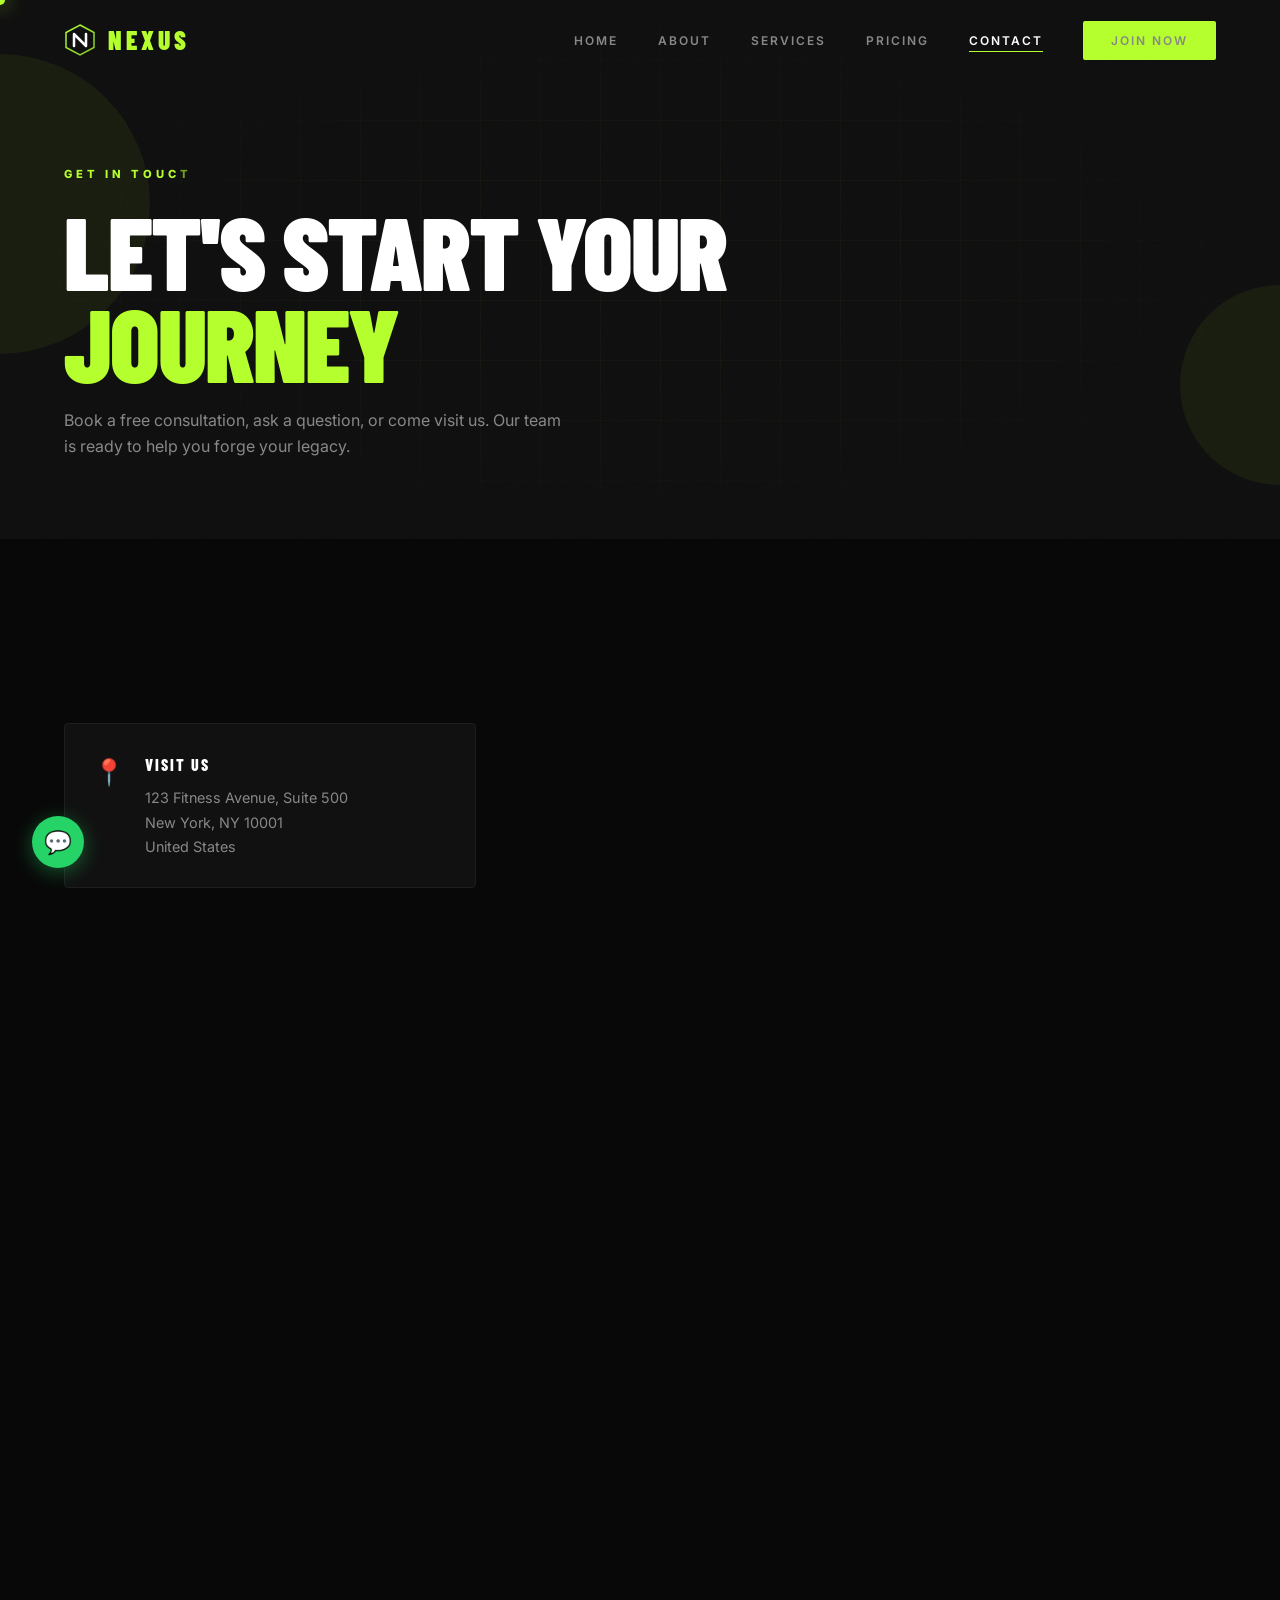
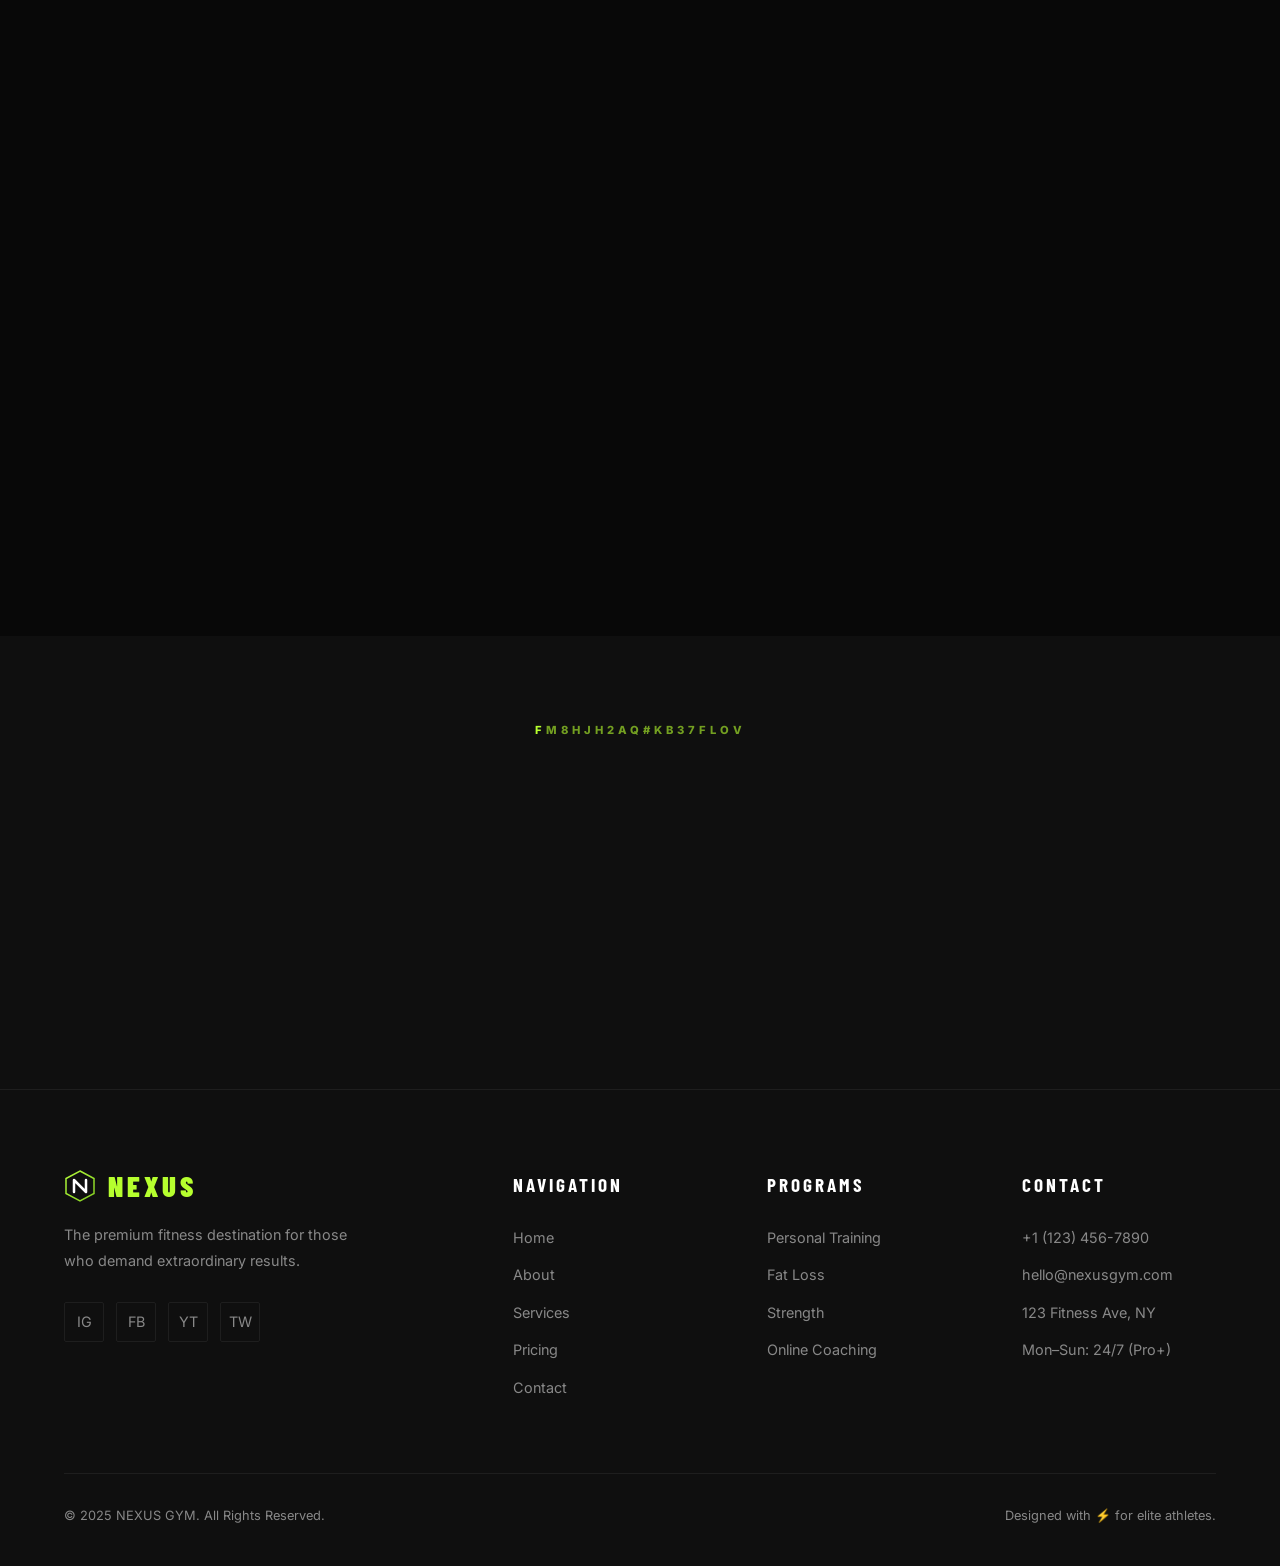
<file: contact.html>
<!DOCTYPE html>
<html lang="en">
<head>
<meta charset="UTF-8"/>
<meta name="viewport" content="width=device-width,initial-scale=1.0"/>
<title>Contact — NEXUS GYM</title>
<meta name="description" content="Get in touch with NEXUS GYM. Book a free consultation or visit us at our flagship location."/>
<link rel="stylesheet" href="css/style.css"/>
<link rel="stylesheet" href="css/animations.css"/>
<link rel="stylesheet" href="css/logo.css"/>
<style>
/* ─── CONTACT SPECIFIC ─── */
.contact-grid { display:grid; grid-template-columns:1fr 1.6fr; gap:80px; margin-top:64px; align-items:start; }
/* .contact-info styles inherited from parent grid */
.ci-item { display:flex; align-items:flex-start; gap:20px; margin-bottom:40px; padding:28px; border:1px solid var(--border); background:var(--glass); border-radius:4px; transition:border-color 0.3s; }
.ci-item:hover { border-color:rgba(182,255,59,0.3); }
.ci-icon { font-size:1.6rem; flex-shrink:0; }
.ci-item h4 { font-family:var(--font-head); font-size:1rem; font-weight:800; text-transform:uppercase; letter-spacing:2px; margin-bottom:8px; }
.ci-item p, .ci-item a { color:var(--gray); font-size:0.9rem; line-height:1.7; display:block; }
.ci-item a:hover { color:var(--lime); }
.hours-grid { display:grid; grid-template-columns:1fr 1fr; gap:12px; margin-top:12px; }
.hours-row { display:flex; justify-content:space-between; padding:8px 0; border-bottom:1px solid var(--border); font-size:0.85rem; }
.hours-row span { color:var(--gray); }
.hours-row strong { color:var(--lime); }

/* Contact Form */
.contact-form-wrap { background:var(--glass); border:1px solid var(--border); border-radius:4px; padding:56px 48px; }
.contact-form-wrap h3 { font-family:var(--font-head); font-size:2rem; font-weight:900; text-transform:uppercase; letter-spacing:1px; margin-bottom:8px; }
.contact-form-wrap > p { color:var(--gray); margin-bottom:40px; }
.form-row { display:grid; grid-template-columns:1fr 1fr; gap:20px; }
.form-group { margin-bottom:20px; }
.form-group label { display:block; font-size:0.7rem; font-weight:700; letter-spacing:1px; text-transform:uppercase; color:var(--gray); margin-bottom:8px; }
.form-group input, .form-group select, .form-group textarea {
  width:100%; padding:14px 16px;
  background:var(--dark); border:1px solid var(--border);
  color:var(--white); font-family:var(--font-body); font-size:0.95rem;
  border-radius:2px; outline:none; transition:border-color 0.3s;
}
.form-group input:focus, .form-group select:focus, .form-group textarea:focus { border-color:var(--lime); }
.form-group input.error, .form-group textarea.error { border-color:#ff4444; }
.form-group select option { background:var(--dark); }
.form-group textarea { resize:vertical; min-height:140px; }
.field-err { display:none; color:#ff4444; font-size:0.75rem; margin-top:6px; }
#form-success {
  display:none; background:var(--lime-dim); border:1px solid rgba(182,255,59,0.3);
  color:var(--lime); padding:16px 20px; border-radius:2px; margin-top:20px;
  font-weight:600; font-size:0.9rem;
}

/* Map Placeholder */
.map-section { padding:0 5% 120px; }
.map-placeholder {
  width:100%; height:400px;
  background:var(--dark); border:1px solid var(--border); border-radius:4px;
  display:flex; flex-direction:column; align-items:center; justify-content:center; gap:16px;
}
.map-placeholder .map-icon { font-size:3rem; }
.map-placeholder h3 { font-family:var(--font-head); font-size:1.6rem; font-weight:800; text-transform:uppercase; }
.map-placeholder p { color:var(--gray); font-size:0.9rem; }

/* Social Section */
.social-section { padding:80px 5%; background:var(--dark); text-align:center; }
.social-icons-big { display:flex; gap:20px; justify-content:center; margin-top:48px; flex-wrap:wrap; }
.sib {
  display:flex; flex-direction:column; align-items:center; gap:12px;
  width:120px; padding:28px 20px;
  border:1px solid var(--border); border-radius:4px;
  background:var(--glass); font-size:0.75rem; font-weight:700;
  letter-spacing:1px; text-transform:uppercase; color:var(--gray);
  transition:all 0.3s;
}
.sib .sib-icon { font-size:2rem; }
.sib:hover { border-color:var(--lime); color:var(--lime); transform:translateY(-8px); }

@media(max-width:900px){ .contact-grid{grid-template-columns:1fr} .form-row{grid-template-columns:1fr} .contact-form-wrap{padding:32px 24px} }
</style>
</head>
<body>
<!-- PRELOADER -->
<div id="preloader">
  <canvas id="pl-canvas"></canvas>
  <div class="pl-content">
    <div class="pl-letters" id="pl-letters">
      <span class="letter">N</span>
      <span class="letter">E</span>
      <span class="letter">X</span>
      <span class="letter">U</span>
      <span class="letter">S</span>
    </div>
    <div class="pl-counter" id="pl-counter">0%</div>
    <div class="pl-scan-wrap">
      <div class="pl-scan-line"></div>
    </div>
  </div>
</div>

<div id="app-wrapper" class="is-blurred">
<div id="scroll-progress"></div>
<nav>
  <a class="nav-logo" href="index.html">
    <svg class="logo-svg-mark" width="32" height="32" viewBox="0 0 32 32" fill="none" xmlns="http://www.w3.org/2000/svg" aria-hidden="true"><defs><linearGradient id="lgN" x1="0" y1="0" x2="32" y2="32" gradientUnits="userSpaceOnUse"><stop offset="0%" stop-color="#B6FF3B"/><stop offset="100%" stop-color="#7EC820"/></linearGradient></defs><polygon points="16,1 30,8.5 30,23.5 16,31 2,23.5 2,8.5" stroke="url(#lgN)" stroke-width="1.5" fill="none"/><path d="M10 22 L10 10 L22 22 L22 10" stroke="white" stroke-width="2.5" stroke-linecap="round" stroke-linejoin="round"/></svg>
    <span class="logo-wordmark">NEX<em>US</em></span>
  </a>
  <ul class="nav-links">
    <li><a href="index.html">Home</a></li>
    <li><a href="about.html">About</a></li>
    <li><a href="services.html">Services</a></li>
    <li><a href="pricing.html">Pricing</a></li>
    <li><a href="contact.html" class="active">Contact</a></li>
    <li><a href="pricing.html" class="nav-cta">Join Now</a></li>
  </ul>
  <div class="hamburger"><span></span><span></span><span></span></div>
</nav>

<section class="page-hero noise-bg">
  <div class="bg-grid"></div>
  <div class="float-shape s1"></div>
  <div class="float-shape s2"></div>
  <div class="page-hero-content">
    <div class="section-tag reveal">Get In Touch</div>
    <h1 class="reveal d-1">LET'S START YOUR<br><span>JOURNEY</span></h1>
    <p class="reveal d-2">Book a free consultation, ask a question, or come visit us. Our team is ready to help you forge your legacy.</p>
  </div>
</section>

<!-- CONTACT SECTION -->
<section class="section">
  <div class="container">
    <div class="contact-grid">

      <!-- LEFT: INFO -->
      <div>
        <div class="ci-item reveal d-1">
          <div class="ci-icon">📍</div>
          <div>
            <h4>Visit Us</h4>
            <p>123 Fitness Avenue, Suite 500<br>New York, NY 10001<br>United States</p>
          </div>
        </div>
        <div class="ci-item reveal d-2">
          <div class="ci-icon">📞</div>
          <div>
            <h4>Call Us</h4>
            <a href="tel:+11234567890">+1 (123) 456-7890</a>
            <a href="tel:+11234567891">+1 (123) 456-7891 (Admin)</a>
          </div>
        </div>
        <div class="ci-item reveal d-3">
          <div class="ci-icon">✉️</div>
          <div>
            <h4>Email Us</h4>
            <a href="mailto:hello@nexusgym.com">hello@nexusgym.com</a>
            <a href="mailto:training@nexusgym.com">training@nexusgym.com</a>
          </div>
        </div>
        <div class="ci-item reveal d-4">
          <div class="ci-icon">🕐</div>
          <div>
            <h4>Opening Hours</h4>
            <div class="hours-grid">
              <div>
                <div class="hours-row"><span>Mon – Fri</span><strong>24/7*</strong></div>
                <div class="hours-row"><span>Saturday</span><strong>24/7*</strong></div>
                <div class="hours-row"><span>Sunday</span><strong>8AM – 10PM</strong></div>
              </div>
            </div>
            <p style="margin-top:12px;font-size:0.78rem">*24/7 access for Pro & Elite members. Starter access 6AM–10PM.</p>
          </div>
        </div>
      </div>

      <!-- RIGHT: FORM -->
      <div class="contact-form-wrap reveal">
        <h3>Book a Free <span style="color:var(--lime)">Consultation</span></h3>
        <p>Fill out the form and our team will get back to you within 2 hours.</p>
        <form id="contact-form" novalidate>
          <div class="form-row">
            <div class="form-group">
              <label>First Name *</label>
              <input type="text" id="c-fname" placeholder="John" required/>
              <span class="field-err">This field is required.</span>
            </div>
            <div class="form-group">
              <label>Last Name *</label>
              <input type="text" id="c-lname" placeholder="Doe" required/>
              <span class="field-err">This field is required.</span>
            </div>
          </div>
          <div class="form-group">
            <label>Email Address *</label>
            <input type="email" id="c-email" placeholder="john@example.com" required/>
            <span class="field-err">Enter a valid email address.</span>
          </div>
          <div class="form-group">
            <label>Phone Number</label>
            <input type="tel" id="c-phone" placeholder="+1 (123) 456-7890"/>
          </div>
          <div class="form-group">
            <label>I'm Interested In *</label>
            <select id="c-interest" required>
              <option value="">Select a service...</option>
              <option value="personal">Personal Training</option>
              <option value="hiit">Fat Loss / HIIT</option>
              <option value="strength">Strength Training</option>
              <option value="nutrition">Nutrition Coaching</option>
              <option value="online">Online Coaching</option>
              <option value="membership">General Membership</option>
            </select>
            <span class="field-err">Please select a service.</span>
          </div>
          <div class="form-group">
            <label>Your Goal *</label>
            <textarea id="c-message" placeholder="Tell us about your fitness goals, current fitness level, and any injuries or limitations..." required></textarea>
            <span class="field-err">Please describe your goals.</span>
          </div>
          <div id="form-success">✓ Message sent! We'll contact you within 2 hours.</div>
          <button type="submit" class="btn-lime" style="width:100%;justify-content:center;margin-top:8px">
            Send Message →
          </button>
        </form>
      </div>
    </div>
  </div>
</section>

<!-- MAP -->
<div class="map-section">
  <div class="container">
    <div class="map-placeholder reveal">
      <div class="map-icon">📍</div>
      <h3>Find Us Here</h3>
      <p>123 Fitness Avenue, Suite 500, New York, NY 10001</p>
      <a href="https://maps.google.com" target="_blank" class="btn-lime" style="margin-top:8px">Open in Google Maps →</a>
    </div>
  </div>
</div>

<!-- SOCIAL SECTION -->
<div class="social-section">
  <div class="container">
    <div class="section-tag reveal">Follow The Journey</div>
    <h2 class="section-title reveal d-1">JOIN THE <span>COMMUNITY</span></h2>
    <div class="social-icons-big">
      <a class="sib reveal d-1" href="#"><div class="sib-icon">📷</div>Instagram</a>
      <a class="sib reveal d-2" href="#"><div class="sib-icon">👤</div>Facebook</a>
      <a class="sib reveal d-3" href="#"><div class="sib-icon">▶️</div>YouTube</a>
      <a class="sib reveal d-4" href="#"><div class="sib-icon">🐦</div>Twitter/X</a>
      <a class="sib reveal d-5" href="#"><div class="sib-icon">💬</div>WhatsApp</a>
    </div>
  </div>
</div>

<footer>
  <div class="container">
    <div class="footer-grid">
      <div class="footer-brand"><a class="nav-logo" href="index.html">
    <svg class="logo-svg-mark" width="32" height="32" viewBox="0 0 32 32" fill="none" xmlns="http://www.w3.org/2000/svg" aria-hidden="true"><defs><linearGradient id="lgN" x1="0" y1="0" x2="32" y2="32" gradientUnits="userSpaceOnUse"><stop offset="0%" stop-color="#B6FF3B"/><stop offset="100%" stop-color="#7EC820"/></linearGradient></defs><polygon points="16,1 30,8.5 30,23.5 16,31 2,23.5 2,8.5" stroke="url(#lgN)" stroke-width="1.5" fill="none"/><path d="M10 22 L10 10 L22 22 L22 10" stroke="white" stroke-width="2.5" stroke-linecap="round" stroke-linejoin="round"/></svg>
    <span class="logo-wordmark">NEX<em>US</em></span>
  </a><p>The premium fitness destination for those who demand extraordinary results.</p><div class="footer-socials"><a class="social-icon" href="#">IG</a><a class="social-icon" href="#">FB</a><a class="social-icon" href="#">YT</a><a class="social-icon" href="#">TW</a></div></div>
      <div><h4 class="footer-heading">Navigation</h4><ul class="footer-links"><li><a href="index.html">Home</a></li><li><a href="about.html">About</a></li><li><a href="services.html">Services</a></li><li><a href="pricing.html">Pricing</a></li><li><a href="contact.html">Contact</a></li></ul></div>
      <div><h4 class="footer-heading">Programs</h4><ul class="footer-links"><li><a href="services.html">Personal Training</a></li><li><a href="services.html">Fat Loss</a></li><li><a href="services.html">Strength</a></li><li><a href="services.html">Online Coaching</a></li></ul></div>
      <div><h4 class="footer-heading">Contact</h4><ul class="footer-links"><li><a href="tel:+11234567890">+1 (123) 456-7890</a></li><li><a href="mailto:hello@nexusgym.com">hello@nexusgym.com</a></li><li><a href="#">123 Fitness Ave, NY</a></li><li><a href="#">Mon–Sun: 24/7 (Pro+)</a></li></ul></div>
    </div>
    <div class="footer-bottom"><p>© 2025 NEXUS GYM. All Rights Reserved.</p><p>Designed with ⚡ for elite athletes.</p></div>
  </div>
</footer>
</div> <!-- END APP WRAPPER -->
<div id="back-top">↑</div>
<a class="wa-float" href="https://wa.me/11234567890" target="_blank">💬</a>
<script src="js/main.js"></script>
<script src="js/animations.js"></script>
</body>
</html>
</file>
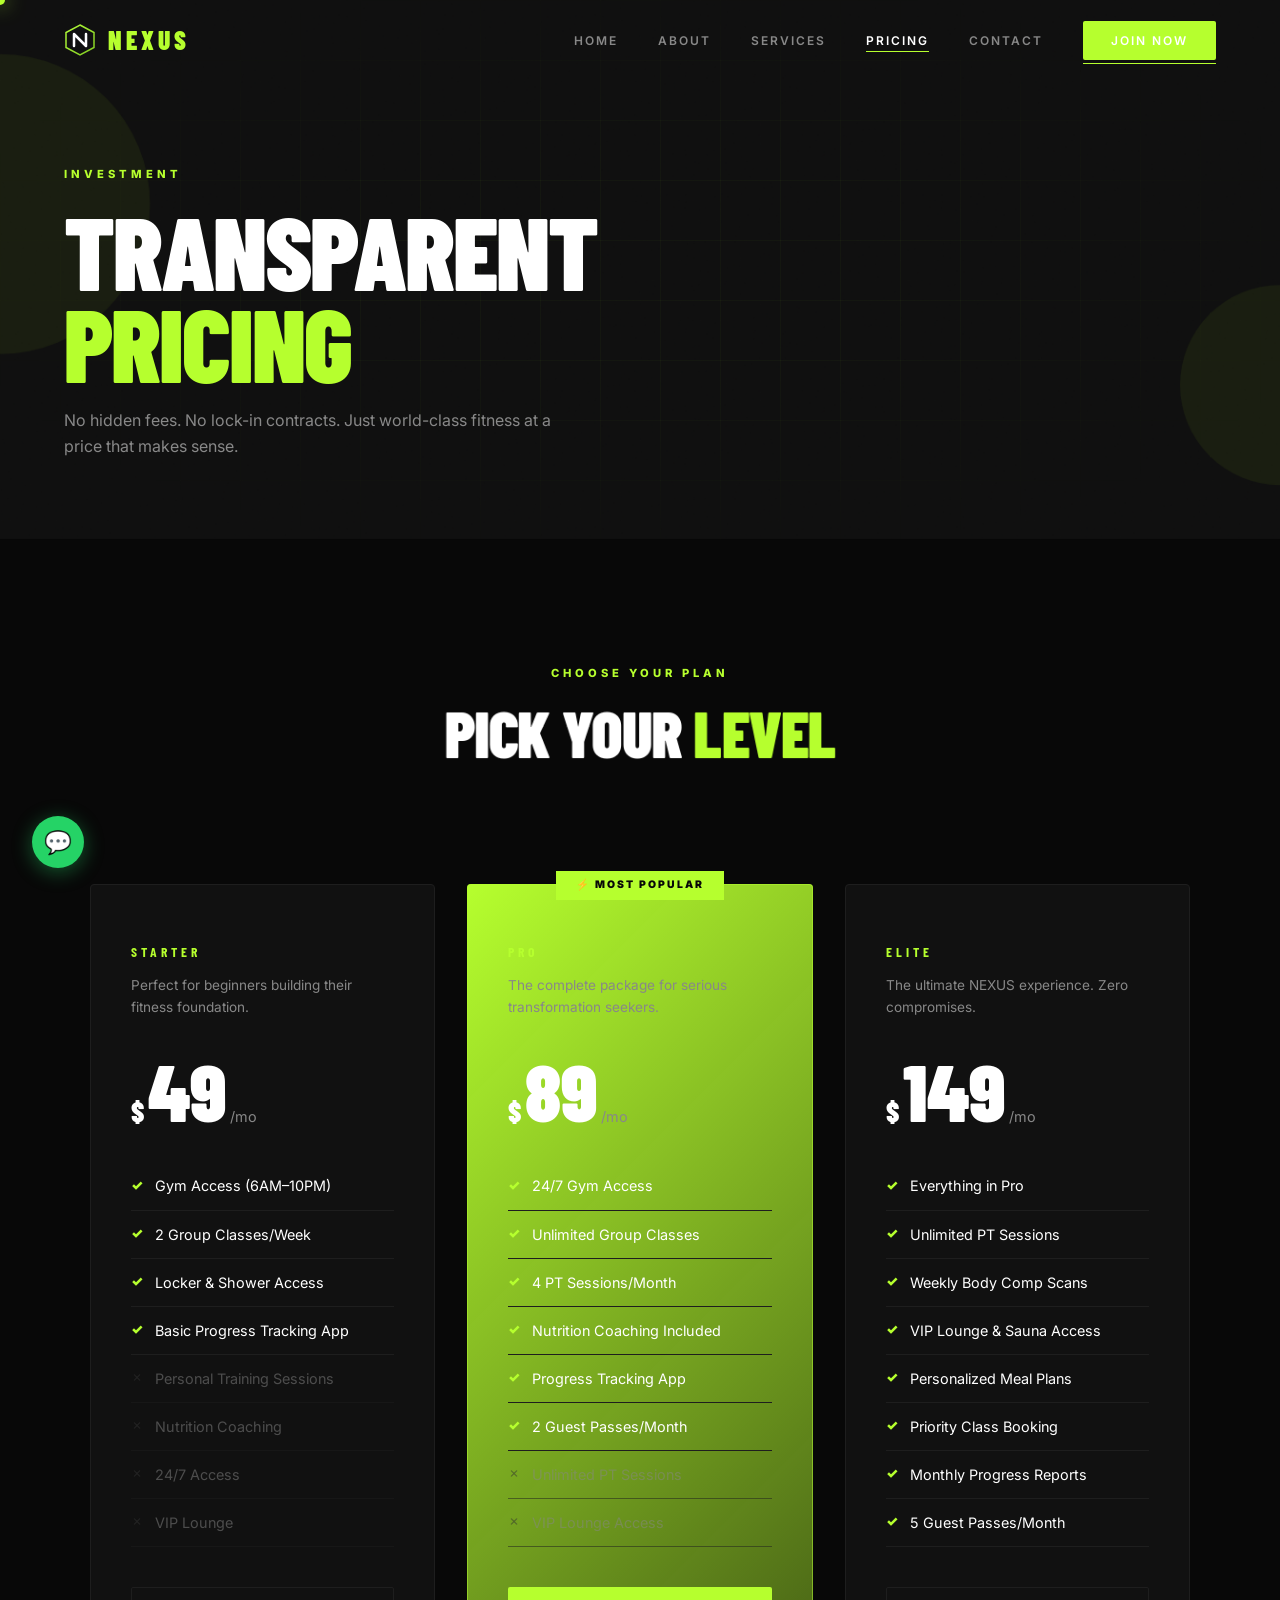
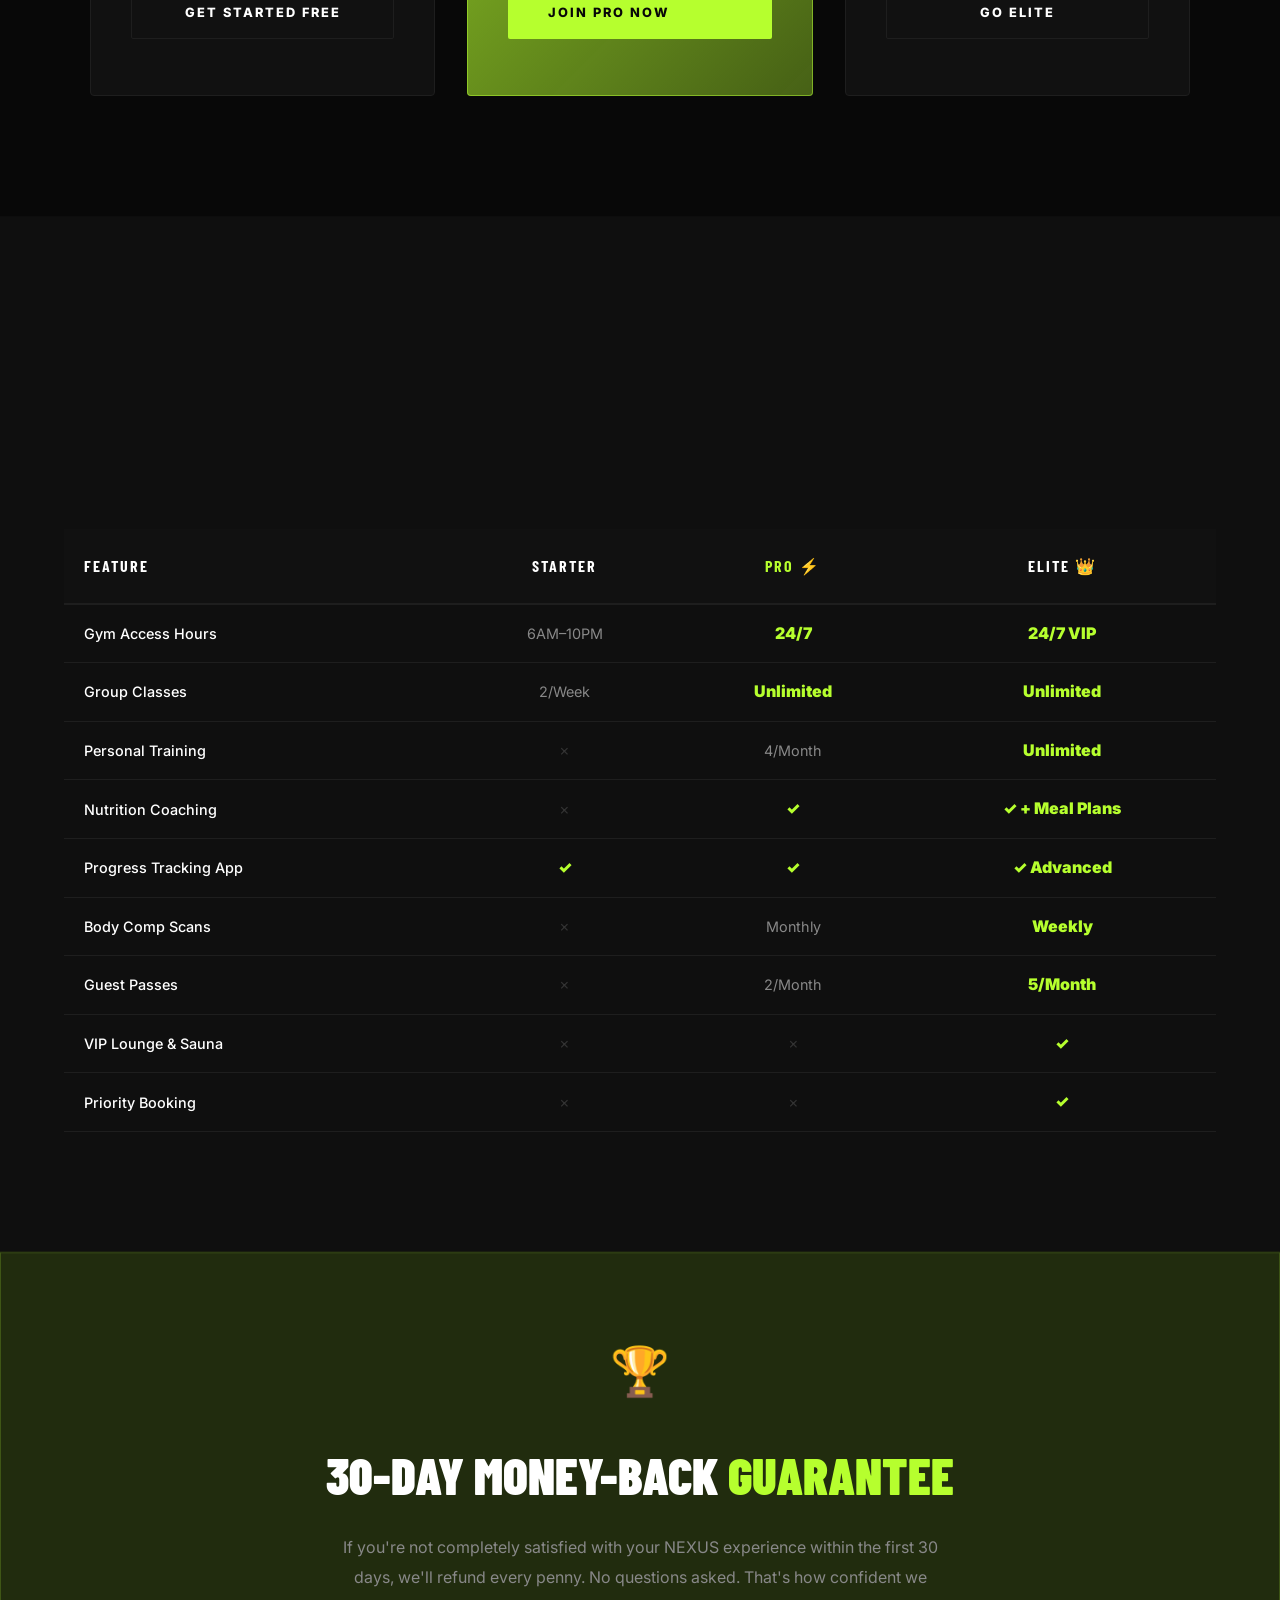
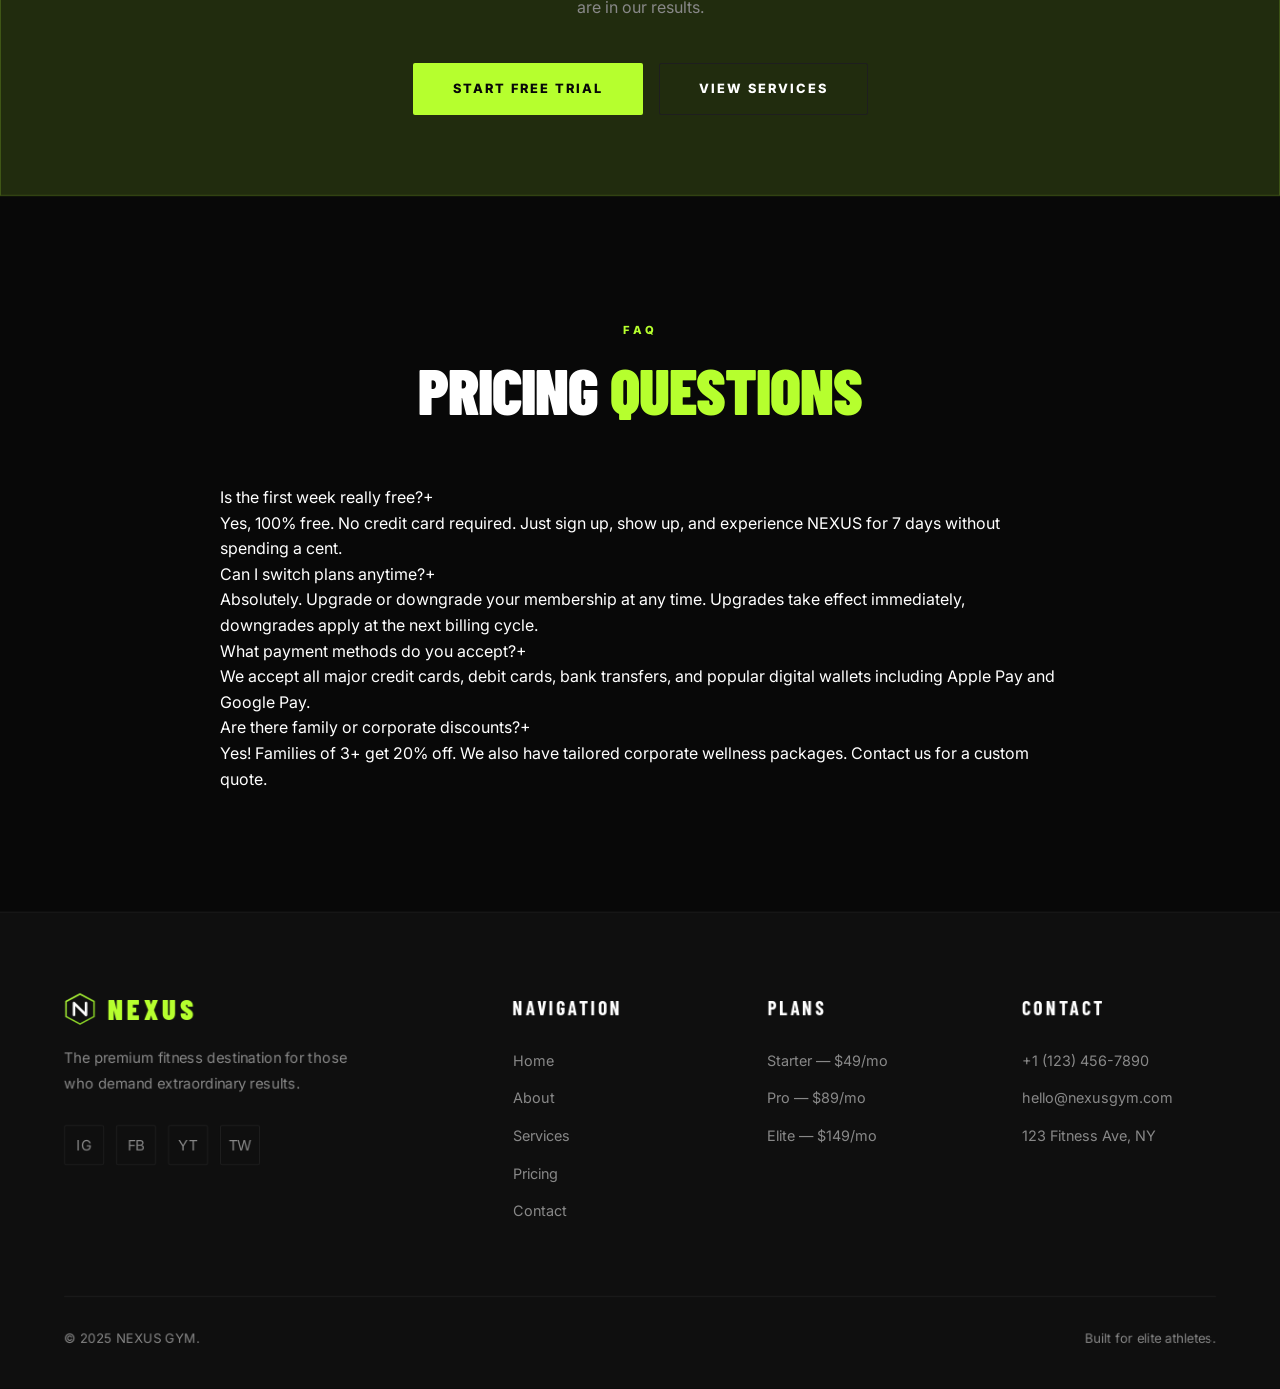
<file: pricing.html>
<!DOCTYPE html>
<html lang="en">
<head>
<meta charset="UTF-8"/>
<meta name="viewport" content="width=device-width,initial-scale=1.0"/>
<title>Pricing — NEXUS GYM</title>
<meta name="description" content="Transparent membership pricing at NEXUS GYM. Starter, Pro, and Elite plans. First week free."/>
<link rel="stylesheet" href="css/style.css"/>
<link rel="stylesheet" href="css/animations.css"/>
<link rel="stylesheet" href="css/logo.css"/>
<style>
/* ─── PRICING SPECIFIC ─── */
.toggle-wrap { display:flex; align-items:center; justify-content:center; gap:20px; margin-bottom:64px; }
.toggle-label { font-size:0.85rem; font-weight:700; color:var(--gray); letter-spacing:1px; transition:color 0.3s; }
.toggle-label.active { color:var(--lime); }
.toggle-switch { position:relative; width:64px; height:32px; }
.toggle-switch input { opacity:0; width:0; height:0; }
.toggle-track {
  position:absolute; inset:0; background:var(--border);
  border-radius:32px; cursor:pointer; transition:background 0.3s;
}
.toggle-track::after {
  content:''; position:absolute; top:4px; left:4px;
  width:24px; height:24px; background:var(--lime); border-radius:50%;
  transition:transform 0.3s;
}
.toggle-switch input:checked + .toggle-track { background:var(--lime-dim); }
.toggle-switch input:checked + .toggle-track::after { transform:translateX(32px); }
.save-badge { background:var(--lime-dim); color:var(--lime); font-size:0.65rem; font-weight:800; letter-spacing:1px; padding:4px 10px; text-transform:uppercase; }

.pricing-cards { display:grid; grid-template-columns:repeat(3,1fr); gap:32px; max-width:1100px; margin:0 auto; }
.price-card {
  padding:56px 40px; border:1px solid var(--border);
  background:var(--glass); border-radius:4px;
  display:flex; flex-direction:column; position:relative;
  transition:all 0.4s var(--ease);
}
.price-card:hover { transform:translateY(-12px); border-color:rgba(182,255,59,0.3); box-shadow:0 40px 80px rgba(0,0,0,0.6); }
.price-card.popular {
  border-color:rgba(182,255,59,0.5);
  background:rgba(182,255,59,0.04);
  transform:scale(1.04);
}
.price-card.popular:hover { transform:scale(1.04) translateY(-12px); }
.popular-badge {
  position:absolute; top:-14px; left:50%; transform:translateX(-50%);
  background:var(--lime); color:var(--black);
  font-size:0.65rem; font-weight:900; letter-spacing:2px;
  padding:6px 20px; text-transform:uppercase; white-space:nowrap;
}
.price-tier { font-family:var(--font-head); font-size:0.85rem; font-weight:700; letter-spacing:4px; color:var(--lime); text-transform:uppercase; margin-bottom:12px; }
.price-desc { color:var(--gray); font-size:0.85rem; margin-bottom:32px; }
.price-amount { margin-bottom:40px; }
.price-m, .price-y { display:flex; align-items:baseline; gap:4px; }
.price-y { display:none; }
.price-currency { font-family:var(--font-head); font-size:1.8rem; font-weight:900; color:var(--white); }
.price-num { font-family:var(--font-head); font-size:5rem; font-weight:900; color:var(--white); line-height:1; }
.price-period { font-size:0.9rem; color:var(--gray); }
.price-save { font-size:0.75rem; color:var(--lime); margin-top:4px; }
.feature-list { flex:1; list-style:none; margin-bottom:40px; }
.feature-list li { padding:12px 0; border-bottom:1px solid var(--border); font-size:0.9rem; color:var(--gray); display:flex; align-items:center; gap:12px; }
.feature-list li:first-child { padding-top:0; }
.feature-list li.on { color:var(--white); }
.feature-list li.on::before { content:'✓'; color:var(--lime); font-weight:900; font-size:0.85rem; }
.feature-list li.off::before { content:'✗'; color:var(--gray-dim); font-size:0.85rem; }
.feature-list li.off { opacity:0.5; }

/* Comparison Table */
.comp-section { padding:120px 5%; background:var(--dark); }
.big-table { width:100%; border-collapse:collapse; margin-top:64px; }
.big-table th { background:var(--card); padding:24px 20px; text-align:center; font-family:var(--font-head); font-size:1rem; letter-spacing:2px; text-transform:uppercase; border-bottom:2px solid var(--border); }
.big-table th:first-child { text-align:left; }
.big-table th.lm { color:var(--lime); }
.big-table td { padding:16px 20px; border-bottom:1px solid var(--border); text-align:center; font-size:0.9rem; color:var(--gray); }
.big-table td:first-child { text-align:left; color:var(--white); font-weight:500; }
.big-table tr:hover td { background:rgba(255,255,255,0.02); }
.big-table td.check { color:var(--lime); font-weight:900; font-size:1rem; }
.big-table td.cross { color:var(--gray-dim); }

/* FAQ */
.faq-section { padding:120px 5%; }

/* Guarantee */
.guarantee { background:var(--lime-dim); border:1px solid rgba(182,255,59,0.2); padding:80px 5%; text-align:center; }
.guarantee-icon { font-size:3rem; margin-bottom:24px; }
.guarantee h2 { font-family:var(--font-head); font-size:clamp(2rem,4vw,3.5rem); font-weight:900; text-transform:uppercase; margin-bottom:16px; }
.guarantee h2 span { color:var(--lime); }
.guarantee p { color:var(--gray); max-width:600px; margin:0 auto 40px; line-height:1.9; }

@media(max-width:900px){ .pricing-cards{grid-template-columns:1fr;max-width:420px} .price-card.popular{transform:none} .price-card.popular:hover{transform:translateY(-12px)} }
</style>
</head>
<body>
<!-- PRELOADER -->
<div id="preloader">
  <canvas id="pl-canvas"></canvas>
  <div class="pl-content">
    <div class="pl-letters" id="pl-letters">
      <span class="letter">N</span>
      <span class="letter">E</span>
      <span class="letter">X</span>
      <span class="letter">U</span>
      <span class="letter">S</span>
    </div>
    <div class="pl-counter" id="pl-counter">0%</div>
    <div class="pl-scan-wrap">
      <div class="pl-scan-line"></div>
    </div>
  </div>
</div>

<div id="app-wrapper" class="is-blurred">
<div id="scroll-progress"></div>
<nav>
  <a class="nav-logo" href="index.html">
    <svg class="logo-svg-mark" width="32" height="32" viewBox="0 0 32 32" fill="none" xmlns="http://www.w3.org/2000/svg" aria-hidden="true"><defs><linearGradient id="lgN" x1="0" y1="0" x2="32" y2="32" gradientUnits="userSpaceOnUse"><stop offset="0%" stop-color="#B6FF3B"/><stop offset="100%" stop-color="#7EC820"/></linearGradient></defs><polygon points="16,1 30,8.5 30,23.5 16,31 2,23.5 2,8.5" stroke="url(#lgN)" stroke-width="1.5" fill="none"/><path d="M10 22 L10 10 L22 22 L22 10" stroke="white" stroke-width="2.5" stroke-linecap="round" stroke-linejoin="round"/></svg>
    <span class="logo-wordmark">NEX<em>US</em></span>
  </a>
  <ul class="nav-links">
    <li><a href="index.html">Home</a></li>
    <li><a href="about.html">About</a></li>
    <li><a href="services.html">Services</a></li>
    <li><a href="pricing.html" class="active">Pricing</a></li>
    <li><a href="contact.html">Contact</a></li>
    <li><a href="pricing.html" class="nav-cta">Join Now</a></li>
  </ul>
  <div class="hamburger"><span></span><span></span><span></span></div>
</nav>

<section class="page-hero noise-bg">
  <div class="bg-grid"></div>
  <div class="float-shape s1"></div>
  <div class="float-shape s2"></div>
  <div class="page-hero-content">
    <div class="section-tag reveal">Investment</div>
    <h1 class="reveal d-1">TRANSPARENT<br><span>PRICING</span></h1>
    <p class="reveal d-2">No hidden fees. No lock-in contracts. Just world-class fitness at a price that makes sense.</p>
  </div>
</section>

<!-- PRICING SECTION -->
<section class="section">
  <div class="container">
    <div class="text-center reveal">
      <div class="section-tag">Choose Your Plan</div>
      <h2 class="section-title">PICK YOUR <span>LEVEL</span></h2>
    </div>

    <!-- TOGGLE -->
    <div class="toggle-wrap reveal">
      <span class="toggle-label toggle-m active">Monthly</span>
      <label class="toggle-switch">
        <input type="checkbox" id="pricing-toggle"/>
        <span class="toggle-track"></span>
      </label>
      <span class="toggle-label toggle-y">Annual</span>
      <span class="save-badge">Save 25%</span>
    </div>

    <!-- CARDS -->
    <div class="pricing-cards stagger-children">
      <!-- STARTER -->
      <div class="price-card reveal d-1">
        <div class="price-tier">Starter</div>
        <p class="price-desc">Perfect for beginners building their fitness foundation.</p>
        <div class="price-amount">
          <div class="price-m"><span class="price-currency">$</span><span class="price-num">49</span><span class="price-period">/mo</span></div>
          <div class="price-y"><span class="price-currency">$</span><span class="price-num">37</span><span class="price-period">/mo</span></div>
          <div class="price-save price-y">Billed $444/year — Save $144</div>
        </div>
        <ul class="feature-list">
          <li class="on">Gym Access (6AM–10PM)</li>
          <li class="on">2 Group Classes/Week</li>
          <li class="on">Locker & Shower Access</li>
          <li class="on">Basic Progress Tracking App</li>
          <li class="off">Personal Training Sessions</li>
          <li class="off">Nutrition Coaching</li>
          <li class="off">24/7 Access</li>
          <li class="off">VIP Lounge</li>
        </ul>
        <a href="contact.html" class="btn-outline" style="text-align:center;justify-content:center">Get Started Free</a>
      </div>
      <!-- PRO (POPULAR) -->
      <div class="price-card popular featured-glow reveal d-2">
        <div class="popular-badge">⚡ Most Popular</div>
        <div class="price-tier">Pro</div>
        <p class="price-desc">The complete package for serious transformation seekers.</p>
        <div class="price-amount">
          <div class="price-m"><span class="price-currency">$</span><span class="price-num">89</span><span class="price-period">/mo</span></div>
          <div class="price-y"><span class="price-currency">$</span><span class="price-num">67</span><span class="price-period">/mo</span></div>
          <div class="price-save price-y">Billed $804/year — Save $264</div>
        </div>
        <ul class="feature-list">
          <li class="on">24/7 Gym Access</li>
          <li class="on">Unlimited Group Classes</li>
          <li class="on">4 PT Sessions/Month</li>
          <li class="on">Nutrition Coaching Included</li>
          <li class="on">Progress Tracking App</li>
          <li class="on">2 Guest Passes/Month</li>
          <li class="off">Unlimited PT Sessions</li>
          <li class="off">VIP Lounge Access</li>
        </ul>
        <a href="contact.html" class="btn-lime glow-pulse">Join Pro Now</a>
      </div>
      <!-- ELITE -->
      <div class="price-card reveal d-3">
        <div class="price-tier">Elite</div>
        <p class="price-desc">The ultimate NEXUS experience. Zero compromises.</p>
        <div class="price-amount">
          <div class="price-m"><span class="price-currency">$</span><span class="price-num">149</span><span class="price-period">/mo</span></div>
          <div class="price-y"><span class="price-currency">$</span><span class="price-num">112</span><span class="price-period">/mo</span></div>
          <div class="price-save price-y">Billed $1,344/year — Save $444</div>
        </div>
        <ul class="feature-list">
          <li class="on">Everything in Pro</li>
          <li class="on">Unlimited PT Sessions</li>
          <li class="on">Weekly Body Comp Scans</li>
          <li class="on">VIP Lounge & Sauna Access</li>
          <li class="on">Personalized Meal Plans</li>
          <li class="on">Priority Class Booking</li>
          <li class="on">Monthly Progress Reports</li>
          <li class="on">5 Guest Passes/Month</li>
        </ul>
        <a href="contact.html" class="btn-outline" style="text-align:center;justify-content:center">Go Elite</a>
      </div>
    </div>
  </div>
</section>

<!-- COMPARISON TABLE -->
<section class="comp-section">
  <div class="container">
    <div class="text-center reveal">
      <div class="section-tag">Full Breakdown</div>
      <h2 class="section-title">PLAN <span>COMPARISON</span></h2>
    </div>
    <div style="overflow-x:auto" class="reveal">
      <table class="big-table">
        <thead>
          <tr>
            <th>Feature</th>
            <th>Starter</th>
            <th class="lm">Pro ⚡</th>
            <th>Elite 👑</th>
          </tr>
        </thead>
        <tbody>
          <tr><td>Gym Access Hours</td><td>6AM–10PM</td><td class="check">24/7</td><td class="check">24/7 VIP</td></tr>
          <tr><td>Group Classes</td><td>2/Week</td><td class="check">Unlimited</td><td class="check">Unlimited</td></tr>
          <tr><td>Personal Training</td><td class="cross">✗</td><td>4/Month</td><td class="check">Unlimited</td></tr>
          <tr><td>Nutrition Coaching</td><td class="cross">✗</td><td class="check">✓</td><td class="check">✓ + Meal Plans</td></tr>
          <tr><td>Progress Tracking App</td><td class="check">✓</td><td class="check">✓</td><td class="check">✓ Advanced</td></tr>
          <tr><td>Body Comp Scans</td><td class="cross">✗</td><td>Monthly</td><td class="check">Weekly</td></tr>
          <tr><td>Guest Passes</td><td class="cross">✗</td><td>2/Month</td><td class="check">5/Month</td></tr>
          <tr><td>VIP Lounge & Sauna</td><td class="cross">✗</td><td class="cross">✗</td><td class="check">✓</td></tr>
          <tr><td>Priority Booking</td><td class="cross">✗</td><td class="cross">✗</td><td class="check">✓</td></tr>
        </tbody>
      </table>
    </div>
  </div>
</section>

<!-- GUARANTEE -->
<div class="guarantee">
  <div class="container">
    <div class="guarantee-icon reveal">🏆</div>
    <h2 class="reveal d-1">30-DAY MONEY-BACK <span>GUARANTEE</span></h2>
    <p class="reveal d-2">If you're not completely satisfied with your NEXUS experience within the first 30 days, we'll refund every penny. No questions asked. That's how confident we are in our results.</p>
    <div class="reveal d-3" style="display:flex;gap:16px;justify-content:center;flex-wrap:wrap">
      <a href="contact.html" class="btn-lime">Start Free Trial</a>
      <a href="services.html" class="btn-outline">View Services</a>
    </div>
  </div>
</div>

<!-- FAQ -->
<section class="faq-section">
  <div class="container">
    <div class="text-center reveal">
      <div class="section-tag">FAQ</div>
      <h2 class="section-title">PRICING <span>QUESTIONS</span></h2>
    </div>
    <div class="faq-list" style="max-width:840px;margin:64px auto 0">
      <div class="faq-item reveal d-1"><div class="faq-q"><span>Is the first week really free?</span><span class="faq-icon">+</span></div><div class="faq-a"><p>Yes, 100% free. No credit card required. Just sign up, show up, and experience NEXUS for 7 days without spending a cent.</p></div></div>
      <div class="faq-item reveal d-2"><div class="faq-q"><span>Can I switch plans anytime?</span><span class="faq-icon">+</span></div><div class="faq-a"><p>Absolutely. Upgrade or downgrade your membership at any time. Upgrades take effect immediately, downgrades apply at the next billing cycle.</p></div></div>
      <div class="faq-item reveal d-3"><div class="faq-q"><span>What payment methods do you accept?</span><span class="faq-icon">+</span></div><div class="faq-a"><p>We accept all major credit cards, debit cards, bank transfers, and popular digital wallets including Apple Pay and Google Pay.</p></div></div>
      <div class="faq-item reveal d-4"><div class="faq-q"><span>Are there family or corporate discounts?</span><span class="faq-icon">+</span></div><div class="faq-a"><p>Yes! Families of 3+ get 20% off. We also have tailored corporate wellness packages. Contact us for a custom quote.</p></div></div>
    </div>
  </div>
</section>

<footer>
  <div class="container">
    <div class="footer-grid">
      <div class="footer-brand"><a class="nav-logo" href="index.html">
    <svg class="logo-svg-mark" width="32" height="32" viewBox="0 0 32 32" fill="none" xmlns="http://www.w3.org/2000/svg" aria-hidden="true"><defs><linearGradient id="lgN" x1="0" y1="0" x2="32" y2="32" gradientUnits="userSpaceOnUse"><stop offset="0%" stop-color="#B6FF3B"/><stop offset="100%" stop-color="#7EC820"/></linearGradient></defs><polygon points="16,1 30,8.5 30,23.5 16,31 2,23.5 2,8.5" stroke="url(#lgN)" stroke-width="1.5" fill="none"/><path d="M10 22 L10 10 L22 22 L22 10" stroke="white" stroke-width="2.5" stroke-linecap="round" stroke-linejoin="round"/></svg>
    <span class="logo-wordmark">NEX<em>US</em></span>
  </a><p>The premium fitness destination for those who demand extraordinary results.</p><div class="footer-socials"><a class="social-icon" href="#">IG</a><a class="social-icon" href="#">FB</a><a class="social-icon" href="#">YT</a><a class="social-icon" href="#">TW</a></div></div>
      <div><h4 class="footer-heading">Navigation</h4><ul class="footer-links"><li><a href="index.html">Home</a></li><li><a href="about.html">About</a></li><li><a href="services.html">Services</a></li><li><a href="pricing.html">Pricing</a></li><li><a href="contact.html">Contact</a></li></ul></div>
      <div><h4 class="footer-heading">Plans</h4><ul class="footer-links"><li><a href="#">Starter — $49/mo</a></li><li><a href="#">Pro — $89/mo</a></li><li><a href="#">Elite — $149/mo</a></li></ul></div>
      <div><h4 class="footer-heading">Contact</h4><ul class="footer-links"><li><a href="tel:+11234567890">+1 (123) 456-7890</a></li><li><a href="mailto:hello@nexusgym.com">hello@nexusgym.com</a></li><li><a href="#">123 Fitness Ave, NY</a></li></ul></div>
    </div>
    <div class="footer-bottom"><p>© 2025 NEXUS GYM.</p><p>Built for elite athletes.</p></div>
  </div>
</footer>
</div> <!-- END APP WRAPPER -->
<div id="back-top">↑</div>
<a class="wa-float" href="https://wa.me/11234567890" target="_blank">💬</a>
<script src="js/main.js"></script>
<script src="js/animations.js"></script>
</body>
</html>
</file>
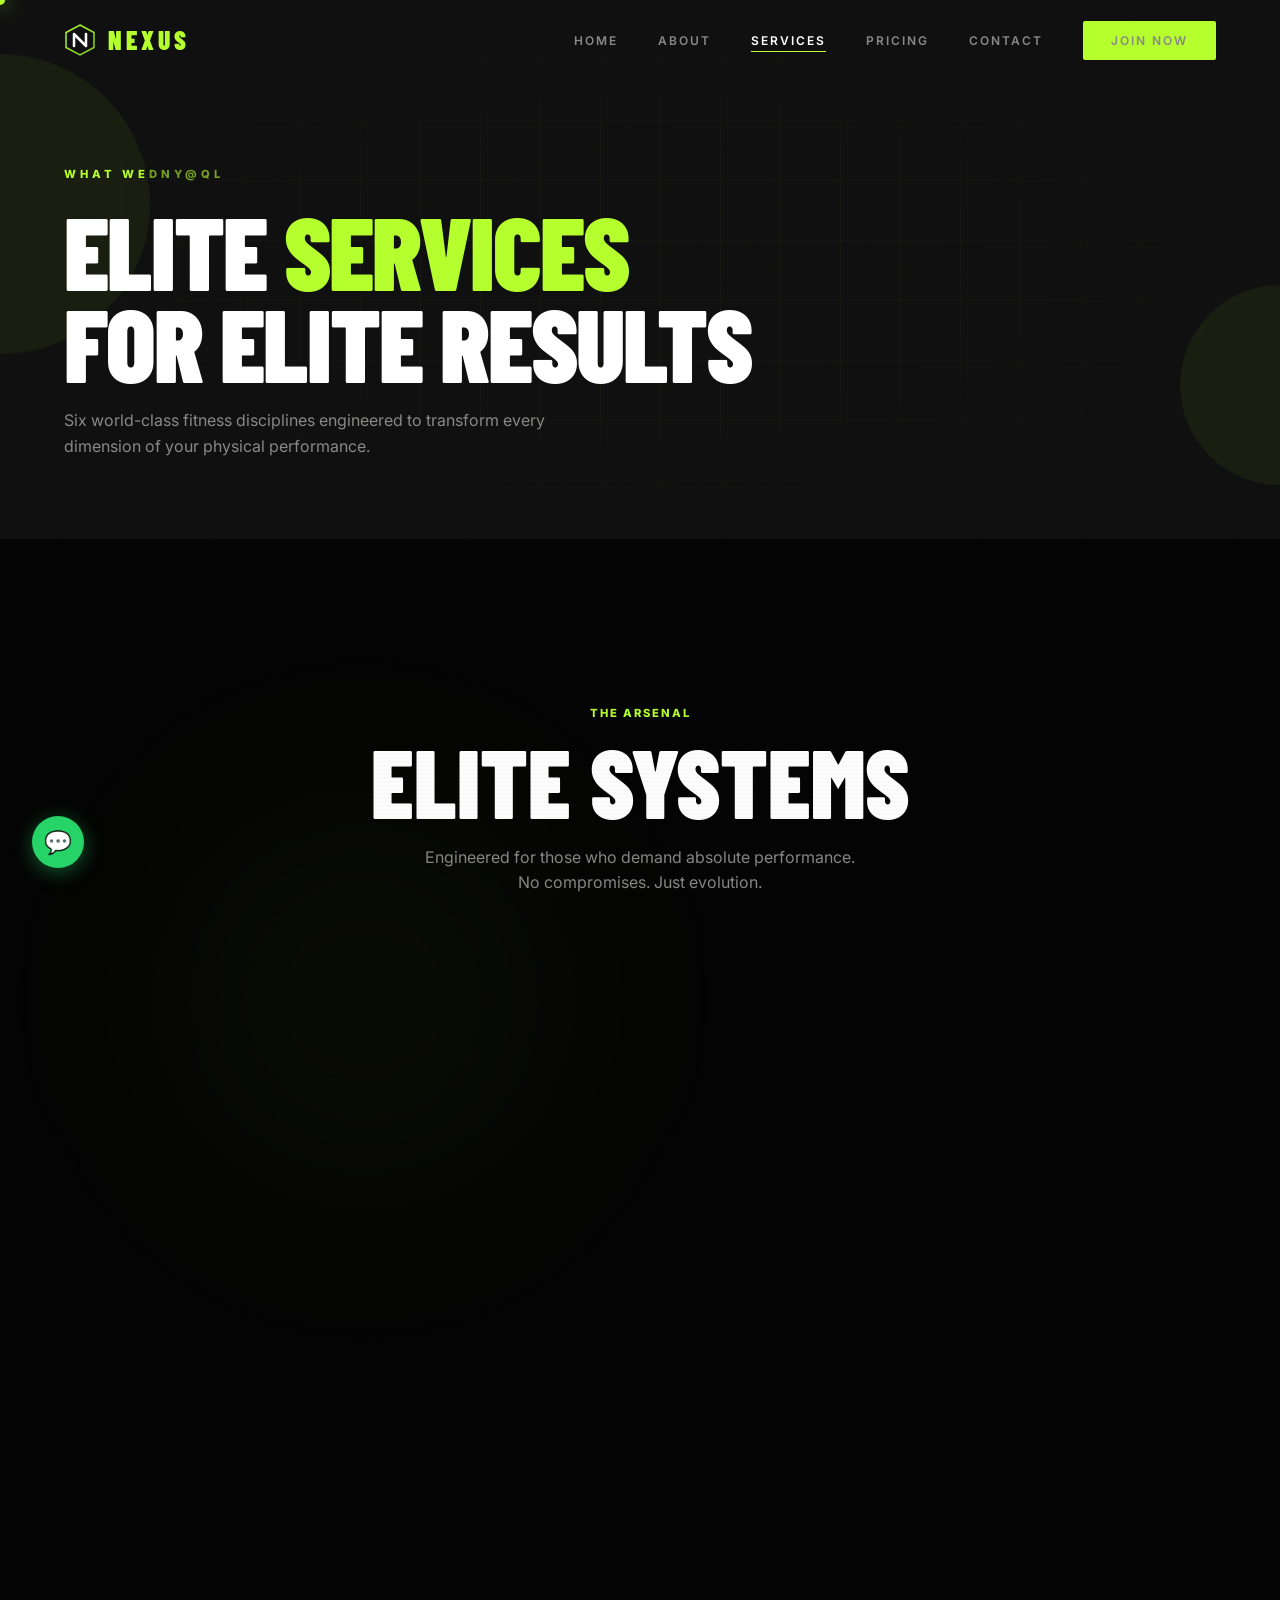
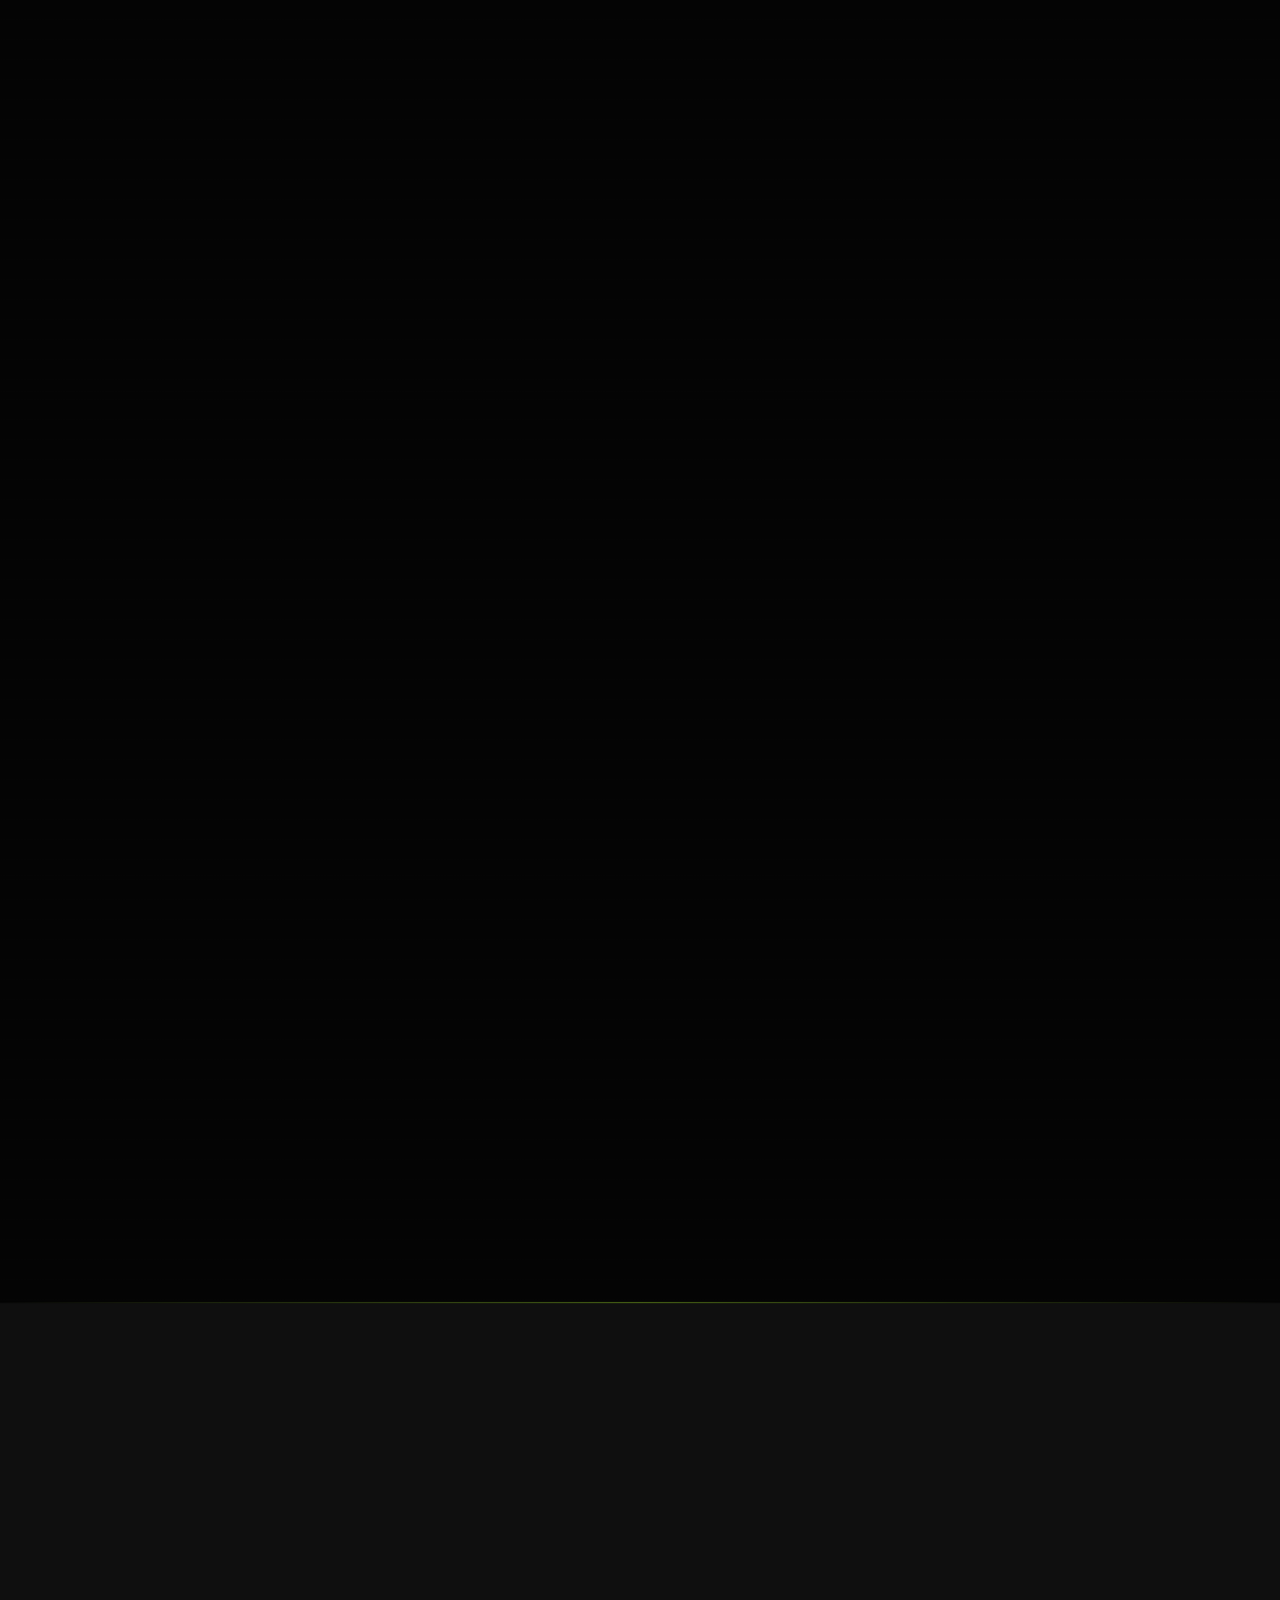
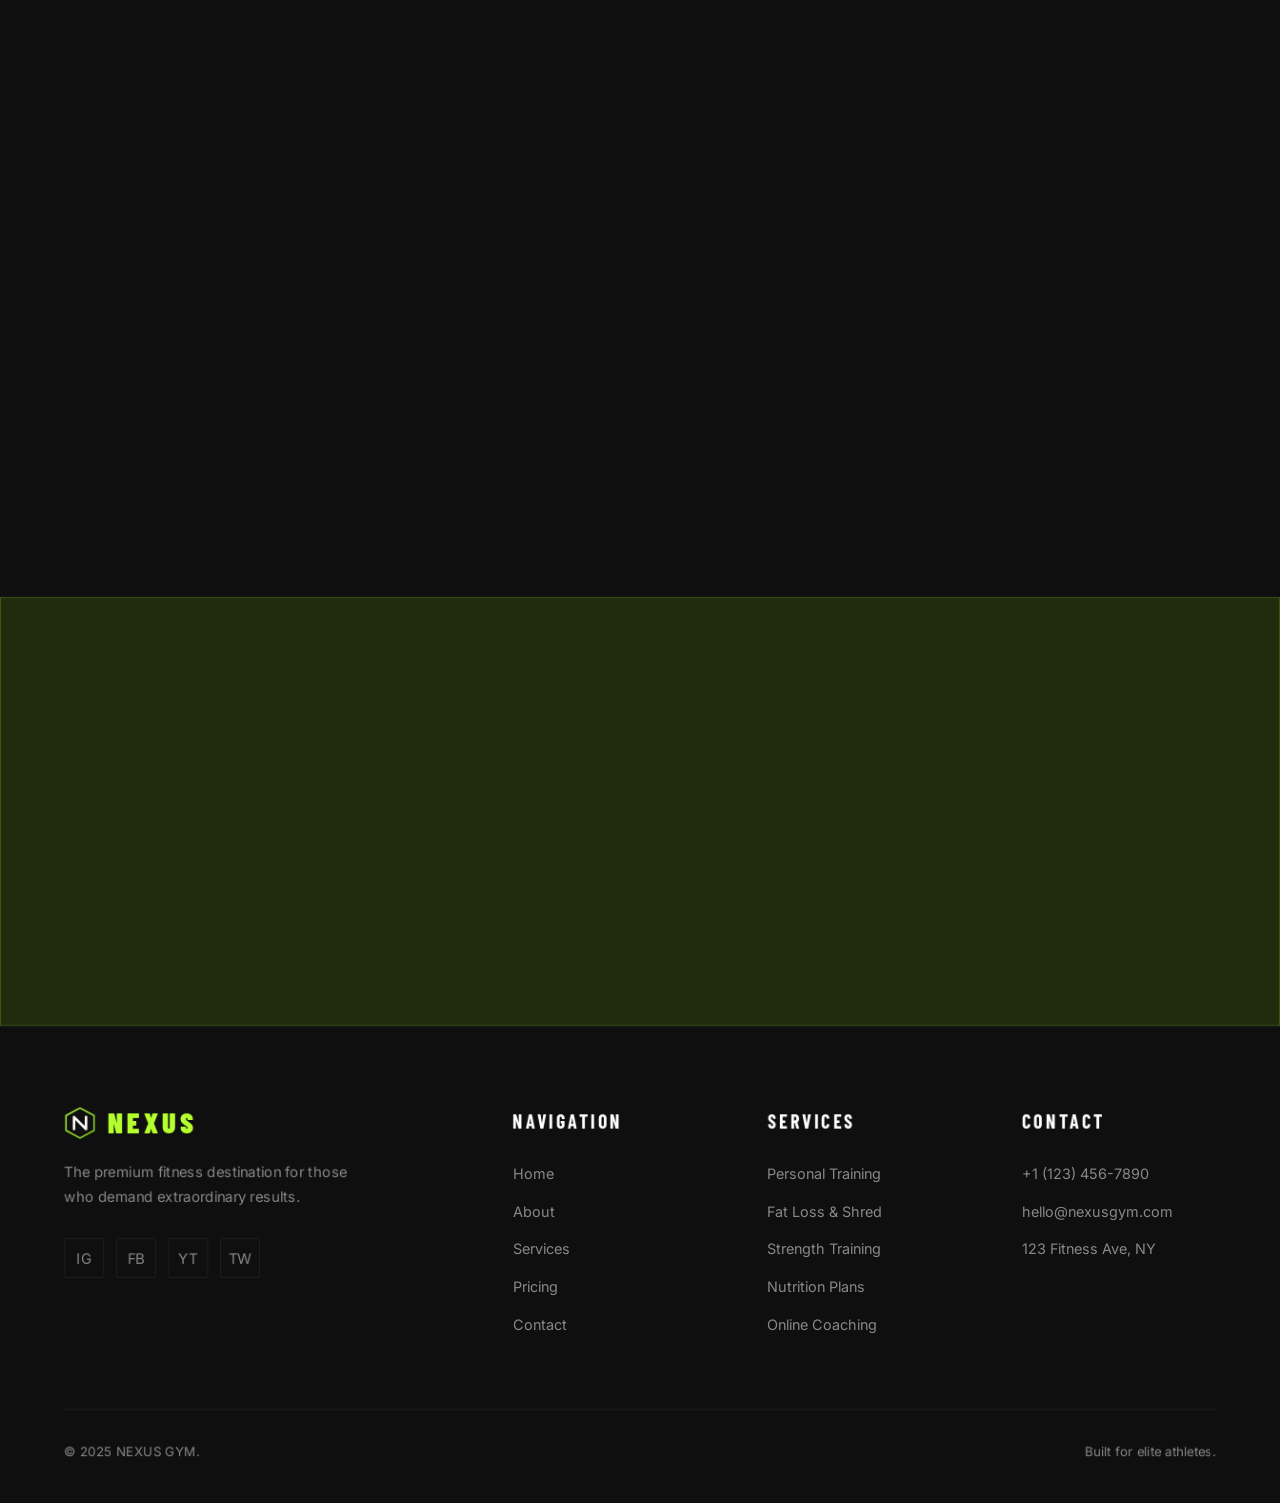
<file: services.html>
<!DOCTYPE html>
<html lang="en">
<head>
<meta charset="UTF-8"/>
<meta name="viewport" content="width=device-width,initial-scale=1.0"/>
<title>Services — NEXUS GYM</title>
<meta name="description" content="Elite fitness services at NEXUS GYM. Personal training, HIIT, strength, cardio, nutrition, and online coaching."/>
<link rel="stylesheet" href="css/style.css"/>
<link rel="stylesheet" href="css/animations.css"/>
<link rel="stylesheet" href="css/logo.css"/>
<link rel="stylesheet" href="css/premium-services.css"/>
<style>
/* ─── SERVICES SPECIFIC ─── */
.services-grid { display:grid; grid-template-columns:repeat(3,1fr); gap:32px; margin-top:64px; }
.svc-card {
  padding:48px 36px; border:1px solid var(--border); background:var(--glass);
  border-radius:4px; position:relative; overflow:hidden;
  transition:all 0.4s var(--ease); cursor:default;
}
.svc-card::before {
  content:''; position:absolute; inset:0;
  background:linear-gradient(135deg, rgba(182,255,59,0.08) 0%, transparent 60%);
  opacity:0; transition:opacity 0.4s;
}
.svc-card:hover { border-color:rgba(182,255,59,0.4); transform:translateY(-12px); box-shadow:0 40px 80px rgba(0,0,0,0.6); }
.svc-card:hover::before { opacity:1; }
.svc-num { font-family:var(--font-head); font-size:4rem; font-weight:900; color:var(--border); line-height:1; margin-bottom:20px; transition:color 0.4s; }
.svc-card:hover .svc-num { color:rgba(182,255,59,0.2); }
.svc-icon { font-size:2.2rem; margin-bottom:20px; display:block; }
.svc-card h3 { font-family:var(--font-head); font-size:1.8rem; font-weight:900; text-transform:uppercase; letter-spacing:1px; margin-bottom:16px; }
.svc-card p { color:var(--gray); font-size:0.9rem; line-height:1.8; margin-bottom:28px; }
.svc-list { list-style:none; margin-bottom:32px; }
.svc-list li { padding:8px 0; border-bottom:1px solid var(--border); font-size:0.85rem; color:var(--gray); display:flex; align-items:center; gap:10px; }
.svc-list li::before { content:'→'; color:var(--lime); font-size:0.8rem; }
.svc-tag { font-size:0.65rem; font-weight:700; letter-spacing:2px; color:var(--lime); text-transform:uppercase; }
/* Comparison Table */
.comp-table-wrap { overflow-x:auto; margin-top:64px; }
.comp-table { width:100%; border-collapse:collapse; }
.comp-table th { background:var(--dark); padding:20px 24px; text-align:left; font-family:var(--font-head); font-size:0.9rem; font-weight:700; letter-spacing:2px; text-transform:uppercase; border-bottom:2px solid var(--border); }
.comp-table th.lime { color:var(--lime); }
.comp-table td { padding:18px 24px; border-bottom:1px solid var(--border); font-size:0.9rem; color:var(--gray); }
.comp-table tr:hover td { background:var(--glass); color:var(--white); }
.comp-table td.check { color:var(--lime); font-weight:700; }
.comp-table td.cross { opacity:0.3; }
/* CTA Banner */
.cta-banner { background:var(--lime-dim); border:1px solid rgba(182,255,59,0.2); padding:80px 5%; text-align:center; margin-top:0; }
.cta-banner h2 { font-family:var(--font-head); font-size:clamp(2rem,5vw,4rem); font-weight:900; text-transform:uppercase; margin-bottom:20px; }
.cta-banner h2 span { color:var(--lime); }
.cta-banner p { color:var(--gray); max-width:500px; margin:0 auto 40px; }
@media(max-width:900px){ .services-grid{grid-template-columns:1fr 1fr} }
@media(max-width:600px){ .services-grid{grid-template-columns:1fr} }
</style>
</head>
<body>
<!-- PRELOADER -->
<div id="preloader">
  <canvas id="pl-canvas"></canvas>
  <div class="pl-content">
    <div class="pl-letters" id="pl-letters">
      <span class="letter">N</span>
      <span class="letter">E</span>
      <span class="letter">X</span>
      <span class="letter">U</span>
      <span class="letter">S</span>
    </div>
    <div class="pl-counter" id="pl-counter">0%</div>
    <div class="pl-scan-wrap">
      <div class="pl-scan-line"></div>
    </div>
  </div>
</div>

<div id="app-wrapper" class="is-blurred">
<div id="scroll-progress"></div>
<nav>
  <a class="nav-logo" href="index.html">
    <svg class="logo-svg-mark" width="32" height="32" viewBox="0 0 32 32" fill="none" xmlns="http://www.w3.org/2000/svg" aria-hidden="true"><defs><linearGradient id="lgN" x1="0" y1="0" x2="32" y2="32" gradientUnits="userSpaceOnUse"><stop offset="0%" stop-color="#B6FF3B"/><stop offset="100%" stop-color="#7EC820"/></linearGradient></defs><polygon points="16,1 30,8.5 30,23.5 16,31 2,23.5 2,8.5" stroke="url(#lgN)" stroke-width="1.5" fill="none"/><path d="M10 22 L10 10 L22 22 L22 10" stroke="white" stroke-width="2.5" stroke-linecap="round" stroke-linejoin="round"/></svg>
    <span class="logo-wordmark">NEX<em>US</em></span>
  </a>
  <ul class="nav-links">
    <li><a href="index.html">Home</a></li>
    <li><a href="about.html">About</a></li>
    <li><a href="services.html" class="active">Services</a></li>
    <li><a href="pricing.html">Pricing</a></li>
    <li><a href="contact.html">Contact</a></li>
    <li><a href="pricing.html" class="nav-cta">Join Now</a></li>
  </ul>
  <div class="hamburger"><span></span><span></span><span></span></div>
</nav>

<section class="page-hero noise-bg">
  <div class="bg-grid"></div>
  <div class="float-shape s1"></div>
  <div class="float-shape s2"></div>
  <div class="page-hero-content">
    <div class="section-tag reveal">What We Offer</div>
    <h1 class="reveal d-1">ELITE <span>SERVICES</span><br>FOR ELITE RESULTS</h1>
    <p class="reveal d-2">Six world-class fitness disciplines engineered to transform every dimension of your physical performance.</p>
  </div>
</section>

<!-- PREMIUM SERVICES SECTION -->
<section class="premium-services-section" id="premium-services">
  <div class="bg-ambient-light"></div>
  <div class="p-scanlines"></div>
  
  <div class="services-container">
    <div class="text-center reveal" style="margin-bottom: 80px;">
      <div class="p-tag">The Arsenal</div>
      <h2 class="p-title" style="font-size: clamp(3rem, 8vw, 6rem);">ELITE <span>SYSTEMS</span></h2>
      <p class="p-desc" style="margin: 0 auto;">Engineered for those who demand absolute performance. No compromises. Just evolution.</p>
    </div>

    <div class="premium-grid">
      
      <!-- FAT BLAST HIIT (LARGE FEATURED) -->
      <div class="p-card large reveal tilt-card">
        <div class="border-trace"></div>
        <div class="p-card-content">
          <div class="p-tag">High Intensity</div>
          <svg class="p-icon svg-flame" viewBox="0 0 24 24" fill="none" stroke="currentColor" stroke-width="1.5" stroke-linecap="round" stroke-linejoin="round">
            <path d="M8.5 14.5A2.5 2.5 0 0 0 11 12c0-1.38-.5-2-1-3 1.07.56 2.67 1.28 3.5 2.5a4.75 4.75 0 0 1-1 3.5c-.83.83-2 1.5-3.5 1.5a4.25 4.25 0 0 1-4.25-4.25 3.55 3.55 0 0 1 .47-1.75c.75-1.25 2-3.25 2-3.25s.5 2 1 3c.5.5.78 1.25.78 2z"/>
          </svg>
          <h3 class="p-title">FAT BLAST<br>HIIT</h3>
          <p class="p-desc">High-velocity metabolic conditioning designed to incinerate fat while preserving elite muscle density. Experience the afterburn effect like never before.</p>
        </div>
        <a href="#" class="p-btn">Explore Protocol <span>→</span></a>
      </div>

      <!-- STRENGTH BUILDER -->
      <div class="p-card small reveal tilt-card">
        <div class="border-trace"></div>
        <div class="p-card-content">
          <div class="p-tag">Raw Power</div>
          <svg class="p-icon svg-pulse" viewBox="0 0 24 24" fill="none" stroke="currentColor" stroke-width="1.5" stroke-linecap="round" stroke-linejoin="round">
            <path d="M6 18h12M12 22V2M9 12h6M12 12V2M12 12v10M2 12h20"/>
            <circle cx="12" cy="12" r="3" />
          </svg>
          <h3 class="p-title">STRENGTH<br>BUILDER</h3>
          <p class="p-desc">Progressive overload systems targeting neuro-muscular adaptation and structural hypertrophy.</p>
        </div>
        <a href="#" class="p-btn">Explore <span>→</span></a>
      </div>

      <!-- POWER ATHLETE -->
      <div class="p-card small reveal tilt-card">
        <div class="border-trace"></div>
        <div class="p-card-content">
          <div class="p-tag">Athleticism</div>
          <svg class="p-icon svg-lightning" viewBox="0 0 24 24" fill="none" stroke="currentColor" stroke-width="1.5" stroke-linecap="round" stroke-linejoin="round">
            <path d="M13 2L3 14h9l-1 8 10-12h-9l1-8z"/>
          </svg>
          <h3 class="p-title">POWER<br>ATHLETE</h3>
          <p class="p-desc">Explosive movement patterns, agility drills, and reactive strength protocols.</p>
        </div>
        <a href="#" class="p-btn">Explore <span>→</span></a>
      </div>

      <!-- FLEX & RECOVERY -->
      <div class="p-card wide reveal tilt-card">
        <div class="border-trace"></div>
        <div class="p-card-content">
          <div class="p-tag">Longevity</div>
          <svg class="p-icon svg-radar" viewBox="0 0 24 24" fill="none" stroke="currentColor" stroke-width="1.5" stroke-linecap="round" stroke-linejoin="round">
            <circle cx="12" cy="12" r="10"/>
            <circle class="radar-ping" cx="12" cy="12" r="2" fill="currentColor"/>
            <path d="M12 2a10 10 0 1 0 10 10"/>
          </svg>
          <h3 class="p-title">FLEX & RECOVERY</h3>
          <p class="p-desc">Bio-mechanical optimization through advanced mobility work and active recovery strategies. Ensure your body performs at peak efficiency for years to come.</p>
        </div>
        <a href="#" class="p-btn">View Recovery Systems <span>→</span></a>
      </div>

      <!-- COMBAT FIT -->
      <div class="p-card small reveal tilt-card">
        <div class="border-trace"></div>
        <div class="p-card-content">
          <div class="p-tag">Martial Arts</div>
          <svg class="p-icon" viewBox="0 0 24 24" fill="none" stroke="currentColor" stroke-width="1.5" stroke-linecap="round" stroke-linejoin="round">
            <path d="M18 11V6a2 2 0 0 0-2-2v0a2 2 0 0 0-2 2v0"/>
            <path d="M14 10V4a2 2 0 0 0-2-2v0a2 2 0 0 0-2 2v0"/>
            <path d="M10 10.5V6a2 2 0 0 0-2-2v0a2 2 0 0 0-2 2v0"/>
            <path d="M18 8a2 2 0 1 1 4 0v6a8 8 0 0 1-8 8h-2c-2.8 0-4.5-.86-5.99-2.34l-3.6-3.6a2 2 0 0 1 2.83-2.82L7 15"/>
          </svg>
          <h3 class="p-title">COMBAT<br>FIT</h3>
          <p class="p-desc">Boxing, Muay Thai, and grappling-inspired conditioning for the modern warrior.</p>
        </div>
        <a href="#" class="p-btn">Explore <span>→</span></a>
      </div>

      <!-- 1-on-1 COACHING -->
      <div class="p-card small reveal tilt-card">
        <div class="border-trace"></div>
        <div class="p-card-content">
          <div class="p-tag">Personalized</div>
          <svg class="p-icon" viewBox="0 0 24 24" fill="none" stroke="currentColor" stroke-width="1.5" stroke-linecap="round" stroke-linejoin="round">
            <path d="M16 21v-2a4 4 0 0 0-4-4H6a4 4 0 0 0-4 4v2"/>
            <circle cx="9" cy="7" r="4"/>
            <polyline points="16 11 18 13 22 9"/>
          </svg>
          <h3 class="p-title">1-ON-1<br>COACHING</h3>
          <p class="p-desc">Fully bespoke elite training and nutrition management. Your path, our expertise.</p>
        </div>
        <a href="#" class="p-btn">Apply Now <span>→</span></a>
      </div>

    </div>
  </div>
</section>

<!-- CURSOR ORB -->
<div id="cursor-orb"></div>

<div class="neon-line"></div>

<!-- COMPARISON TABLE -->
<section class="section" style="background:var(--dark)">
  <div class="container">
    <div class="text-center reveal">
      <div class="section-tag">Compare</div>
      <h2 class="section-title">SERVICE <span>COMPARISON</span></h2>
    </div>
    <div class="comp-table-wrap reveal">
      <table class="comp-table">
        <thead>
          <tr>
            <th>Feature</th>
            <th>Personal Training</th>
            <th class="lime">Fat Loss</th>
            <th>Strength</th>
            <th>Online</th>
          </tr>
        </thead>
        <tbody>
          <tr><td>Custom Program</td><td class="check">✓</td><td class="check">✓</td><td class="check">✓</td><td class="check">✓</td></tr>
          <tr><td>1-on-1 Sessions</td><td class="check">✓</td><td class="cross">✗</td><td class="check">✓</td><td class="cross">✗</td></tr>
          <tr><td>Nutrition Guidance</td><td class="check">✓</td><td class="check">✓</td><td class="cross">✗</td><td class="check">✓</td></tr>
          <tr><td>Group Classes</td><td class="cross">✗</td><td class="check">✓</td><td class="check">✓</td><td class="cross">✗</td></tr>
          <tr><td>Progress Tracking App</td><td class="check">✓</td><td class="check">✓</td><td class="check">✓</td><td class="check">✓</td></tr>
          <tr><td>Video Form Review</td><td class="check">✓</td><td class="cross">✗</td><td class="check">✓</td><td class="check">✓</td></tr>
          <tr><td>Monthly Strategy Call</td><td class="check">✓</td><td class="cross">✗</td><td class="cross">✗</td><td class="check">✓</td></tr>
        </tbody>
      </table>
    </div>
  </div>
</section>

<!-- CTA BANNER -->
<div class="cta-banner">
  <div class="container">
    <h2 class="reveal">READY TO <span>TRANSFORM?</span></h2>
    <p class="reveal d-1">Book a free consultation and we'll design the perfect program for your goals.</p>
    <div class="reveal d-2" style="display:flex;gap:16px;justify-content:center;flex-wrap:wrap">
      <a href="pricing.html" class="btn-lime">View Pricing →</a>
      <a href="contact.html" class="btn-outline">Book Consultation</a>
    </div>
  </div>
</div>

<footer>
  <div class="container">
    <div class="footer-grid">
      <div class="footer-brand"><a class="nav-logo" href="index.html">
    <svg class="logo-svg-mark" width="32" height="32" viewBox="0 0 32 32" fill="none" xmlns="http://www.w3.org/2000/svg" aria-hidden="true"><defs><linearGradient id="lgN" x1="0" y1="0" x2="32" y2="32" gradientUnits="userSpaceOnUse"><stop offset="0%" stop-color="#B6FF3B"/><stop offset="100%" stop-color="#7EC820"/></linearGradient></defs><polygon points="16,1 30,8.5 30,23.5 16,31 2,23.5 2,8.5" stroke="url(#lgN)" stroke-width="1.5" fill="none"/><path d="M10 22 L10 10 L22 22 L22 10" stroke="white" stroke-width="2.5" stroke-linecap="round" stroke-linejoin="round"/></svg>
    <span class="logo-wordmark">NEX<em>US</em></span>
  </a><p>The premium fitness destination for those who demand extraordinary results.</p><div class="footer-socials"><a class="social-icon" href="#">IG</a><a class="social-icon" href="#">FB</a><a class="social-icon" href="#">YT</a><a class="social-icon" href="#">TW</a></div></div>
      <div><h4 class="footer-heading">Navigation</h4><ul class="footer-links"><li><a href="index.html">Home</a></li><li><a href="about.html">About</a></li><li><a href="services.html">Services</a></li><li><a href="pricing.html">Pricing</a></li><li><a href="contact.html">Contact</a></li></ul></div>
      <div><h4 class="footer-heading">Services</h4><ul class="footer-links"><li><a href="#">Personal Training</a></li><li><a href="#">Fat Loss & Shred</a></li><li><a href="#">Strength Training</a></li><li><a href="#">Nutrition Plans</a></li><li><a href="#">Online Coaching</a></li></ul></div>
      <div><h4 class="footer-heading">Contact</h4><ul class="footer-links"><li><a href="tel:+11234567890">+1 (123) 456-7890</a></li><li><a href="mailto:hello@nexusgym.com">hello@nexusgym.com</a></li><li><a href="#">123 Fitness Ave, NY</a></li></ul></div>
    </div>
    <div class="footer-bottom"><p>© 2025 NEXUS GYM.</p><p>Built for elite athletes.</p></div>
  </div>
</footer>
</div> <!-- END APP WRAPPER -->
<div id="back-top">↑</div>
<a class="wa-float" href="https://wa.me/11234567890" target="_blank">💬</a>
<script src="js/main.js"></script>
<script src="js/animations.js"></script>
<script src="js/premium-services.js"></script>
</body>
</html>
</file>
<file: css/style.css>
/* ============================================
   NEXUS GYM — GLOBAL STYLES
   Dark + Neon Lime Green Premium Theme
   ============================================ */

@import url('https://fonts.googleapis.com/css2?family=Barlow+Condensed:wght@300;400;500;600;700;800;900&family=Inter:wght@300;400;500;600;700;800&display=swap');

/* ─── CSS VARIABLES ─── */
:root {
  --black:      #080808;
  --dark:       #0F0F0F;
  --dark2:      #141414;
  --card:       #111111;
  --lime:       #B6FF2E;
  --lime-dim:   rgba(182, 255, 59, 0.15);
  --lime-glow:  0 0 30px rgba(182, 255, 59, 0.4);
  --white:      #FFFFFF;
  --gray:       #888888;
  --gray-dim:   #333333;
  --border:     #1E1E1E;
  --glass:      rgba(255, 255, 255, 0.04);
  --font-head:  'Barlow Condensed', sans-serif;
  --font-body:  'Inter', sans-serif;
  --nav-h:      80px;
  --ease:       cubic-bezier(0.25, 0.46, 0.45, 0.94);
}

/* ─── RESET ─── */
*, *::before, *::after { margin: 0; padding: 0; box-sizing: border-box; }
html { scroll-behavior: smooth; font-size: 16px; }
body {
  background: var(--black);
  color: var(--white);
  font-family: var(--font-body);
  overflow-x: hidden;
  -webkit-font-smoothing: antialiased;
  line-height: 1.6;
}
img { display: block; max-width: 100%; }
a { text-decoration: none; color: inherit; }
ul { list-style: none; }
button { cursor: pointer; font-family: var(--font-body); border: none; background: none; }

/* ─── SCROLLBAR ─── */
::-webkit-scrollbar { width: 4px; }
::-webkit-scrollbar-track { background: var(--black); }
::-webkit-scrollbar-thumb { background: var(--lime); border-radius: 4px; }
::selection { background: var(--lime); color: var(--black); }

/* ─── SCROLL PROGRESS BAR ─── */
#scroll-progress {
  position: fixed; top: 0; left: 0; z-index: 9999;
  height: 3px; width: 0%; background: var(--lime);
  box-shadow: var(--lime-glow); transition: width 0.1s linear;
}

/* ─── PRELOADER (CINEMATIC) ─── */
#preloader {
  position: fixed; inset: 0; z-index: 10000;
  background: #000;
  display: flex; align-items: center; justify-content: center;
  transition: opacity 1.2s cubic-bezier(0.7, 0, 0.3, 1), visibility 1.2s;
  overflow: hidden;
}
#preloader.done { opacity: 0; visibility: hidden; pointer-events: none; }

#pl-canvas {
  position: absolute; inset: 0; width: 100%; height: 100%;
  opacity: 0.5;
}

.pl-content {
  position: relative; z-index: 2;
  text-align: center;
}

.pl-letters {
  display: flex; gap: 15px; margin-bottom: 20px;
}

.letter {
  font-family: var(--font-head);
  font-size: clamp(3rem, 10vw, 6rem);
  font-weight: 900; color: var(--white);
  letter-spacing: 5px; opacity: 0;
  transform: translateY(20px);
  transition: all 0.6s cubic-bezier(0.34, 1.56, 0.64, 1);
  text-shadow: 0 0 0px var(--lime);
}

.letter.reveal {
  opacity: 1; transform: translateY(0);
}

.letter.glow {
  color: var(--lime);
  text-shadow: 0 0 20px var(--lime), 0 0 40px var(--lime);
  animation: plSoftGlow 3s ease-in-out infinite;
}

.pl-counter {
  font-family: var(--font-body);
  font-size: 1rem; font-weight: 700; color: var(--gray);
  letter-spacing: 4px; text-transform: uppercase;
  margin-top: 10px; opacity: 0;
  transition: opacity 0.5s;
}
.pl-counter.visible { opacity: 1; }

.pl-scan-wrap {
  width: 100%; height: 2px;
  background: rgba(255,255,255,0.05);
  margin-top: 30px; position: relative;
  overflow: hidden; opacity: 0;
  transition: opacity 0.8s;
}
.pl-scan-wrap.visible { opacity: 1; }

.pl-scan-line {
  position: absolute; top: 0; left: -100%;
  width: 100%; height: 100%;
  background: linear-gradient(90deg, transparent, var(--lime), transparent);
  box-shadow: 0 0 15px var(--lime);
  animation: plScan 2.5s infinite;
}

@keyframes plScan {
  0% { left: -100%; }
  100% { left: 100%; }
}

@keyframes plSoftGlow {
  0%, 100% { text-shadow: 0 0 20px var(--lime); opacity: 1; }
  50% { text-shadow: 0 0 40px var(--lime), 0 0 60px var(--lime); opacity: 0.8; }
}

/* ─── APP WRAPPER ─── */
#app-wrapper {
  transition: filter 1.5s cubic-bezier(0.7, 0, 0.3, 1), transform 1.5s cubic-bezier(0.7, 0, 0.3, 1);
  will-change: filter, transform;
}
#app-wrapper.is-blurred {
  filter: blur(40px);
  transform: scale(1.05);
}

/* ─── NAVBAR ─── */
nav {
  position: fixed; top: 0; left: 0; right: 0; z-index: 1000;
  height: var(--nav-h);
  display: flex; align-items: center; justify-content: space-between;
  padding: 0 5%;
  transition: all 0.4s var(--ease);
}
nav.scrolled {
  background: rgba(8, 8, 8, 0.95);
  backdrop-filter: blur(20px);
  border-bottom: 1px solid var(--border);
}
.nav-logo {
  display: inline-flex; align-items: center; gap: 10px;
  color: var(--white); text-decoration: none;
}
.logo-svg-mark {
  flex-shrink: 0;
  transition: transform 0.6s cubic-bezier(0.34, 1.56, 0.64, 1);
}
.nav-logo:hover .logo-svg-mark { transform: rotate(20deg) scale(1.15); }
.logo-wordmark {
  font-family: var(--font-head); font-size: 1.8rem;
  font-weight: 900; letter-spacing: 4px; text-transform: uppercase;
  color: var(--white); line-height: 1;
}
.logo-wordmark em { font-style: normal; color: var(--lime); }
/* Legacy span support */
.nav-logo span { color: var(--lime); }
.nav-links { display: flex; align-items: center; gap: 40px; }
.nav-links a {
  font-size: 0.75rem; font-weight: 600; letter-spacing: 2px;
  text-transform: uppercase; color: var(--gray);
  transition: color 0.3s;
  position: relative;
}
.nav-links a::after {
  content: ''; position: absolute; bottom: -4px; left: 0;
  width: 0; height: 1px; background: var(--lime);
  transition: width 0.3s var(--ease);
}
.nav-links a:hover,
.nav-links a.active { color: var(--white); }
.nav-links a:hover::after,
.nav-links a.active::after { width: 100%; }

.nav-cta {
  padding: 12px 28px;
  background: var(--lime); color: var(--black);
  font-weight: 800; font-size: 0.75rem; letter-spacing: 2px;
  text-transform: uppercase; border-radius: 2px;
  transition: all 0.3s;
}
.nav-cta:hover { box-shadow: var(--lime-glow); transform: translateY(-2px); }
.nav-cta:hover::after { display: none; }

.hamburger { display: none; flex-direction: column; gap: 5px; cursor: pointer; }
.hamburger span { width: 24px; height: 2px; background: var(--white); transition: all 0.3s; }
.hamburger.open span:nth-child(1) { transform: rotate(45deg) translate(5px, 5px); }
.hamburger.open span:nth-child(2) { opacity: 0; }
.hamburger.open span:nth-child(3) { transform: rotate(-45deg) translate(5px, -5px); }

/* ─── MOBILE NAV ─── */
@media (max-width: 900px) {
  .hamburger { display: flex; }
  .nav-links {
    position: fixed; top: var(--nav-h); left: 0; right: 0;
    flex-direction: column; gap: 0;
    background: rgba(8, 8, 8, 0.98);
    backdrop-filter: blur(20px);
    padding: 0; max-height: 0; overflow: hidden;
    transition: max-height 0.5s var(--ease), padding 0.3s;
    border-bottom: 1px solid var(--border);
  }
  .nav-links.open { max-height: 400px; padding: 24px 0; }
  .nav-links a { padding: 16px 5%; font-size: 0.9rem; }
  .nav-cta { margin: 16px 5%; width: calc(100% - 10%); text-align: center; display: block; }
}

/* ─── BUTTONS ─── */
.btn-lime {
  display: inline-flex; align-items: center; gap: 10px;
  padding: 16px 40px;
  background: var(--lime); color: var(--black);
  font-family: var(--font-body); font-weight: 800;
  font-size: 0.8rem; letter-spacing: 2px; text-transform: uppercase;
  border-radius: 2px; transition: all 0.3s var(--ease);
}
.btn-lime:hover { box-shadow: var(--lime-glow); transform: translateY(-4px); }
.btn-outline {
  display: inline-flex; align-items: center; gap: 10px;
  padding: 15px 39px;
  background: transparent; color: var(--white);
  font-weight: 800; font-size: 0.8rem; letter-spacing: 2px; text-transform: uppercase;
  border: 1px solid var(--border); border-radius: 2px;
  transition: all 0.3s var(--ease);
}
.btn-outline:hover { border-color: var(--lime); color: var(--lime); }

/* ─── SECTION BASE ─── */
.section { padding: 120px 5%; }
.section-sm { padding: 80px 5%; }
.container { max-width: 1280px; margin: 0 auto; }

.section-tag {
  display: inline-block;
  font-size: 0.7rem; font-weight: 800; letter-spacing: 4px;
  text-transform: uppercase; color: var(--lime);
  margin-bottom: 20px;
}
.section-title {
  font-family: var(--font-head); font-size: clamp(2.5rem, 5vw, 4.5rem);
  font-weight: 900; line-height: 0.95; text-transform: uppercase;
  letter-spacing: -1px; margin-bottom: 24px;
}
.section-title span { color: var(--lime); }
.section-sub { color: var(--gray); font-size: 1rem; max-width: 600px; line-height: 1.8; }
.text-center { text-align: center; }
.text-center .section-sub { margin: 0 auto; }

/* ─── GLASS CARD ─── */
.glass-card {
  background: var(--glass);
  border: 1px solid var(--border);
  backdrop-filter: blur(20px);
  border-radius: 4px;
  transition: all 0.4s var(--ease);
}
.glass-card:hover {
  border-color: rgba(182, 255, 59, 0.3);
  transform: translateY(-8px);
  box-shadow: 0 20px 60px rgba(0,0,0,0.5);
}

/* ─── BADGE ─── */
.badge {
  display: inline-block; padding: 5px 14px;
  font-size: 0.65rem; font-weight: 800; letter-spacing: 2px;
  text-transform: uppercase; border-radius: 2px;
}
.badge-lime { background: var(--lime-dim); color: var(--lime); border: 1px solid rgba(182,255,59,0.3); }
.badge-dark { background: var(--border); color: var(--gray); }

/* ─── NEON LINE ─── */
.neon-line {
  height: 1px;
  background: linear-gradient(90deg, transparent, var(--lime), transparent);
  opacity: 0.4;
}

/* ─── PAGE HERO ─── */
.page-hero {
  min-height: 50vh;
  display: flex; align-items: flex-end;
  padding: calc(var(--nav-h) + 80px) 5% 80px;
  position: relative; overflow: hidden;
  background: var(--dark);
}
.page-hero::before {
  content: '';
  position: absolute; inset: 0;
  background: linear-gradient(135deg, var(--lime-dim) 0%, transparent 60%);
}
.page-hero-content { position: relative; z-index: 1; }
.page-hero h1 {
  font-family: var(--font-head); font-size: clamp(3rem, 8vw, 7rem);
  font-weight: 900; text-transform: uppercase; line-height: 0.9;
  letter-spacing: -2px;
}
.page-hero h1 span { color: var(--lime); }
.page-hero p { color: var(--gray); font-size: 1rem; margin-top: 20px; max-width: 500px; }

/* ─── FOOTER ─── */
footer {
  background: var(--dark);
  border-top: 1px solid var(--border);
  padding: 80px 5% 40px;
}
.footer-grid {
  display: grid;
  grid-template-columns: 2fr 1fr 1fr 1fr;
  gap: 60px; margin-bottom: 60px;
}
.footer-brand .nav-logo { display: inline-flex; margin-bottom: 20px; }
.footer-brand p { color: var(--gray); font-size: 0.9rem; line-height: 1.8; max-width: 300px; }
.footer-heading {
  font-family: var(--font-head); font-size: 1.2rem;
  font-weight: 700; letter-spacing: 3px; text-transform: uppercase;
  margin-bottom: 24px; color: var(--white);
}
.footer-links li { margin-bottom: 12px; }
.footer-links a {
  color: var(--gray); font-size: 0.9rem;
  transition: color 0.3s; display: inline-flex; align-items: center; gap: 8px;
}
.footer-links a:hover { color: var(--lime); }
.footer-socials { display: flex; gap: 12px; margin-top: 28px; }
.social-icon {
  width: 40px; height: 40px; border: 1px solid var(--border);
  display: flex; align-items: center; justify-content: center;
  font-size: 0.9rem; color: var(--gray); border-radius: 2px;
  transition: all 0.3s;
}
.social-icon:hover { border-color: var(--lime); color: var(--lime); }
.footer-bottom {
  border-top: 1px solid var(--border);
  padding-top: 32px;
  display: flex; justify-content: space-between; align-items: center;
  color: var(--gray); font-size: 0.8rem;
}
@media (max-width: 900px) {
  .footer-grid { grid-template-columns: 1fr 1fr; gap: 40px; }
}
@media (max-width: 600px) {
  .footer-grid { grid-template-columns: 1fr; gap: 32px; }
  .footer-bottom { flex-direction: column; gap: 12px; text-align: center; }
}

/* ─── BACK TO TOP ─── */
#back-top {
  position: fixed; bottom: 32px; right: 32px; z-index: 900;
  width: 48px; height: 48px;
  background: var(--lime); color: var(--black);
  font-size: 1.2rem; border-radius: 2px;
  display: flex; align-items: center; justify-content: center;
  opacity: 0; pointer-events: none;
  transition: all 0.4s; box-shadow: var(--lime-glow);
}
#back-top.visible { opacity: 1; pointer-events: all; }
#back-top:hover { transform: translateY(-4px); }

/* ─── WHATSAPP FLOAT ─── */
.wa-float {
  position: fixed; bottom: 32px; left: 32px; z-index: 900;
  width: 52px; height: 52px; border-radius: 50%;
  background: #25D366; color: white;
  display: flex; align-items: center; justify-content: center;
  font-size: 1.4rem; box-shadow: 0 4px 20px rgba(37,211,102,0.4);
  transition: all 0.3s; animation: bounce 2s infinite;
}
.wa-float:hover { transform: scale(1.1); }
@keyframes bounce { 0%,100%{transform:translateY(0)} 50%{transform:translateY(-6px)} }

/* ─── SCROLL REVEAL ─── */
.reveal {
  opacity: 0; transform: translateY(40px);
  transition: all 0.8s var(--ease);
}
.reveal.visible { opacity: 1; transform: translateY(0); }
.reveal-left { opacity: 0; transform: translateX(-40px); transition: all 0.8s var(--ease); }
.reveal-left.visible { opacity: 1; transform: translateX(0); }
.reveal-right { opacity: 0; transform: translateX(40px); transition: all 0.8s var(--ease); }
.reveal-right.visible { opacity: 1; transform: translateX(0); }

/* ─── UTILITY ─── */
.d-1 { transition-delay: 0.1s !important; }
.d-2 { transition-delay: 0.2s !important; }
.d-3 { transition-delay: 0.3s !important; }
.d-4 { transition-delay: 0.4s !important; }
.d-5 { transition-delay: 0.5s !important; }
</file>
<file: css/animations.css>
/* ============================================
   NEXUS GYM — EPIC ANIMATION LIBRARY
   Parallax · Glow · Shimmer · Reveal · Tilt
   ============================================ */

/* ─── CUSTOM CURSOR ─── */
.cursor-dot {
  position: fixed; top: 0; left: 0; z-index: 99999;
  width: 10px; height: 10px; border-radius: 50%;
  background: var(--lime);
  pointer-events: none;
  transform: translate(-50%, -50%);
  transition: transform 0.1s, opacity 0.3s, width 0.3s, height 0.3s;
  box-shadow: 0 0 20px rgba(182,255,59,0.8);
}
.cursor-ring {
  position: fixed; top: 0; left: 0; z-index: 99998;
  width: 36px; height: 36px; border-radius: 50%;
  border: 1px solid rgba(182,255,59,0.5);
  pointer-events: none;
  transform: translate(-50%, -50%);
  transition: all 0.15s ease;
}
.cursor-dot.expanded { width: 16px; height: 16px; }
.cursor-ring.expanded { width: 56px; height: 56px; border-color: var(--lime); }

/* ─── BACKGROUND GRID ─── */
.bg-grid {
  position: absolute; inset: 0; z-index: 0;
  background-image:
    linear-gradient(rgba(182,255,59,0.03) 1px, transparent 1px),
    linear-gradient(90deg, rgba(182,255,59,0.03) 1px, transparent 1px);
  background-size: 60px 60px;
  mask-image: radial-gradient(ellipse at center, black 30%, transparent 80%);
  pointer-events: none;
}

/* ─── LOGO MARK ANIMATION ─── */
.logo-mark {
  animation: logoEntrance 1.2s cubic-bezier(0.34, 1.56, 0.64, 1) both;
}
@keyframes logoEntrance {
  from { opacity: 0; transform: scale(0.6) rotate(-180deg); }
  to   { opacity: 1; transform: scale(1) rotate(0deg); }
}

/* ─── PAGE ENTRANCE ─── */
.page-enter {
  animation: pageEnter 0.8s cubic-bezier(0.25, 0.46, 0.45, 0.94) both;
}
@keyframes pageEnter {
  from { opacity: 0; transform: translateY(20px); }
  to   { opacity: 1; transform: translateY(0); }
}

/* ─── HERO TITLE REVEAL ─── */
.hero-title {
  overflow: hidden;
}
.hero-title .line-wrap {
  overflow: hidden;
  display: block;
}
.hero-title .line-inner {
  display: block;
  animation: lineSlideUp 0.9s cubic-bezier(0.76, 0, 0.24, 1) both;
}
.hero-title .line-inner:nth-child(2) { animation-delay: 0.15s; }
.hero-title .line-inner:nth-child(3) { animation-delay: 0.3s; }
@keyframes lineSlideUp {
  from { transform: translateY(100%); opacity: 0; }
  to   { transform: translateY(0);    opacity: 1; }
}

/* ─── GLOW PULSE ─── */
.glow-pulse {
  animation: glowPulse 3s ease-in-out infinite;
}
@keyframes glowPulse {
  0%, 100% { box-shadow: 0 0 20px rgba(182,255,59,0.3); }
  50%       { box-shadow: 0 0 50px rgba(182,255,59,0.7), 0 0 100px rgba(182,255,59,0.2); }
}

/* ─── SHIMMER CARD EFFECT ─── */
.glass-card {
  position: relative;
  overflow: hidden;
}
.glass-card::after {
  content: '';
  position: absolute; top: 0; left: -100%;
  width: 60%; height: 100%;
  background: linear-gradient(90deg,
    transparent,
    rgba(182,255,59,0.06),
    transparent
  );
  transform: skewX(-20deg);
  transition: left 0s;
  pointer-events: none;
}
.glass-card:hover::after {
  left: 160%;
  transition: left 0.8s ease;
}

/* ─── GRADIENT BORDER ANIMATION (Featured Cards) ─── */
.featured-glow {
  position: relative;
}
.featured-glow::before {
  content: '';
  position: absolute; inset: -1px;
  border-radius: 4px;
  background: linear-gradient(135deg, var(--lime), transparent, var(--lime));
  background-size: 300% 300%;
  animation: gradientFlow 4s ease infinite;
  z-index: -1;
}
@keyframes gradientFlow {
  0%   { background-position: 0% 50%; opacity: 0.5; }
  50%  { background-position: 100% 50%; opacity: 1; }
  100% { background-position: 0% 50%; opacity: 0.5; }
}

/* ─── MAGNETIC BUTTON STYLE ─── */
.btn-lime, .btn-outline, .nav-cta {
  transition: transform 0.3s cubic-bezier(0.34, 1.56, 0.64, 1),
              box-shadow 0.3s ease,
              background 0.3s ease,
              border-color 0.3s ease,
              color 0.3s ease !important;
}

/* ─── FLOATING SHAPES (Decorative) ─── */
.float-shape {
  position: absolute; pointer-events: none; z-index: 0;
  border-radius: 50%; opacity: 0.06;
  animation: floatDrift 8s ease-in-out infinite;
}
.float-shape.s1 { width: 300px; height: 300px; background: var(--lime); top: 10%; left: -150px; animation-delay: 0s; }
.float-shape.s2 { width: 200px; height: 200px; background: var(--lime); bottom: 10%; right: -100px; animation-delay: -3s; }
.float-shape.s3 { width: 150px; height: 150px; background: var(--lime); top: 50%; left: 60%; animation-delay: -5s; }
@keyframes floatDrift {
  0%, 100% { transform: translate(0, 0) rotate(0deg); }
  33%       { transform: translate(20px, -30px) rotate(120deg); }
  66%       { transform: translate(-15px, 20px) rotate(240deg); }
}

/* ─── TILT CARD (3D perspective) ─── */
.tilt-card {
  transform-style: preserve-3d;
  transform: perspective(1000px) rotateX(0) rotateY(0);
  transition: transform 0.1s ease;
}

/* ─── NUMBER COUNTER ROLL ─── */
@keyframes countRoll {
  from { transform: translateY(40px); opacity: 0; }
  to   { transform: translateY(0); opacity: 1; }
}
[data-count] {
  display: inline-block;
  animation: none;
}
[data-count].counting {
  animation: countRoll 0.5s ease both;
}

/* ─── SECTION HEADING GLITCH ─── */
@keyframes glitchShift {
  0%, 100% { clip-path: inset(0 0 100% 0); transform: translateX(0); }
  20%       { clip-path: inset(0 0 60% 0); transform: translateX(-4px); }
  40%       { clip-path: inset(0 0 40% 0); transform: translateX(4px); }
  60%       { clip-path: inset(0 0 20% 0); transform: translateX(-2px); }
  80%       { clip-path: inset(0 0 0% 0); transform: translateX(0); }
}

/* ─── LINE GROW ANIMATION ─── */
.line-grow {
  display: block;
  width: 0; height: 2px;
  background: var(--lime);
  transition: width 0.8s cubic-bezier(0.25, 0.46, 0.45, 0.94);
}
.line-grow.visible { width: 60px; }

/* ─── STAGGER GRID CHILDREN ─── */
.stagger-children > * {
  opacity: 0; transform: translateY(40px);
  transition: opacity 0.6s ease, transform 0.6s cubic-bezier(0.34, 1.56, 0.64, 1);
}
.stagger-children.visible > *:nth-child(1) { opacity:1; transform:translateY(0); transition-delay:0.05s; }
.stagger-children.visible > *:nth-child(2) { opacity:1; transform:translateY(0); transition-delay:0.15s; }
.stagger-children.visible > *:nth-child(3) { opacity:1; transform:translateY(0); transition-delay:0.25s; }
.stagger-children.visible > *:nth-child(4) { opacity:1; transform:translateY(0); transition-delay:0.35s; }
.stagger-children.visible > *:nth-child(5) { opacity:1; transform:translateY(0); transition-delay:0.45s; }
.stagger-children.visible > *:nth-child(6) { opacity:1; transform:translateY(0); transition-delay:0.55s; }

/* ─── NAV LINK ENTRANCE ─── */
.nav-links li {
  animation: navLinkDrop 0.6s cubic-bezier(0.34, 1.56, 0.64, 1) both;
}
.nav-links li:nth-child(1) { animation-delay: 0.1s; }
.nav-links li:nth-child(2) { animation-delay: 0.2s; }
.nav-links li:nth-child(3) { animation-delay: 0.3s; }
.nav-links li:nth-child(4) { animation-delay: 0.4s; }
.nav-links li:nth-child(5) { animation-delay: 0.5s; }
.nav-links li:nth-child(6) { animation-delay: 0.6s; }
.nav-links li:nth-child(7) { animation-delay: 0.7s; }
@keyframes navLinkDrop {
  from { opacity: 0; transform: translateY(-20px); }
  to   { opacity: 1; transform: translateY(0); }
}

/* ─── SCROLL PROGRESS GLOW ─── */
#scroll-progress {
  box-shadow: 0 0 12px var(--lime), 0 0 4px var(--lime);
}

/* ─── STATS NUMBER GLOW ─── */
.stat-num, .achieve-num, .hs span {
  text-shadow: 0 0 30px rgba(182,255,59,0.5);
}

/* ─── SECTION TAG ENTRANCE ─── */
.section-tag {
  animation: tagSlide 0.6s cubic-bezier(0.34, 1.56, 0.64, 1) both;
}
@keyframes tagSlide {
  from { opacity: 0; transform: translateX(-20px); letter-spacing: 8px; }
  to   { opacity: 1; transform: translateX(0); }
}

/* ─── BACKGROUND NOISE TEXTURE ─── */
.noise-bg::before {
  content: '';
  position: absolute; inset: 0; z-index: 0;
  background-image: url("data:image/svg+xml,%3Csvg viewBox='0 0 256 256' xmlns='http://www.w3.org/2000/svg'%3E%3Cfilter id='n'%3E%3CfeTurbulence type='fractalNoise' baseFrequency='0.9' numOctaves='4'/%3E%3C/filter%3E%3Crect width='100%25' height='100%25' filter='url(%23n)' opacity='0.03'/%3E%3C/svg%3E");
  background-size: 256px 256px;
  opacity: 0.4;
  pointer-events: none;
}

/* ─── PRELOADER ENHANCED ─── */
.pl-logo {
  position: relative;
}
.pl-logo::after {
  content: attr(data-text);
  position: absolute; inset: 0;
  color: var(--lime);
  clip-path: inset(0 100% 0 0);
  animation: logoReveal 1.8s cubic-bezier(0.76, 0, 0.24, 1) 0.3s forwards;
}
@keyframes logoReveal {
  from { clip-path: inset(0 100% 0 0); }
  to   { clip-path: inset(0 0% 0 0); }
}

/* ─── HERO PARALLAX LAYER ─── */
.parallax-layer {
  will-change: transform;
}

/* ─── CTA SECTION LIME GRADIENT ─── */
.cta-glow-section {
  position: relative;
}
.cta-glow-section::before {
  content: '';
  position: absolute; inset: 0;
  background: radial-gradient(ellipse at center, rgba(182,255,59,0.12) 0%, transparent 70%);
  pointer-events: none; z-index: 0;
}

/* ─── IMG REVEAL WIPE ─── */
.img-reveal {
  position: relative; overflow: hidden;
}
.img-reveal::after {
  content: '';
  position: absolute; inset: 0;
  background: var(--lime);
  transform-origin: left;
  transform: scaleX(1);
  transition: transform 0.9s cubic-bezier(0.76, 0, 0.24, 1);
  z-index: 2;
}
.img-reveal.visible::after {
  transform: scaleX(0);
  transform-origin: right;
}

/* ─── FOOTER LINK HOVER LINE ─── */
.footer-links a {
  position: relative;
  overflow: hidden;
}
.footer-links a::before {
  content: '';
  position: absolute; bottom: -2px; left: 0;
  width: 100%; height: 1px;
  background: var(--lime);
  transform: translateX(-101%);
  transition: transform 0.35s cubic-bezier(0.25, 0.46, 0.45, 0.94);
}
.footer-links a:hover::before { transform: translateX(0); }

/* ─── SERVICE CARD NUMBER FLOAT ─── */
.svc-num {
  transition: transform 0.4s cubic-bezier(0.34, 1.56, 0.64, 1), color 0.4s;
}
.svc-card:hover .svc-num {
  transform: translateX(8px) scale(1.1);
}

/* ─── CONTACT FORM LABEL FLOAT ─── */
.form-group {
  position: relative;
}
.form-group input, .form-group select, .form-group textarea {
  transition: border-color 0.3s, box-shadow 0.3s !important;
}
.form-group input:focus,
.form-group select:focus,
.form-group textarea:focus {
  box-shadow: 0 0 0 3px rgba(182,255,59,0.1), 0 0 20px rgba(182,255,59,0.1);
}

/* ─── MEDIA: Reduce motion ─── */
@media (prefers-reduced-motion: reduce) {
  *, *::before, *::after {
    animation-duration: 0.01ms !important;
    animation-iteration-count: 1 !important;
    transition-duration: 0.01ms !important;
  }
}
</file>
<file: css/logo.css>
/* ============================================
   NEXUS GYM — LOGO SVG STYLES
   Add to style.css (logo overrides)
   ============================================ */

/* ─── LOGO SVG ─── */
.nav-logo {
  display: inline-flex !important;
  align-items: center;
  gap: 12px;
  text-decoration: none;
}
.logo-svg-mark {
  flex-shrink: 0;
  transition: transform 0.6s cubic-bezier(0.34, 1.56, 0.64, 1);
}
.nav-logo:hover .logo-svg-mark {
  transform: rotate(15deg) scale(1.1);
}
.logo-wordmark {
  font-family: var(--font-head);
  font-size: 1.6rem;
  font-weight: 900;
  letter-spacing: 4px;
  color: var(--white);
  text-transform: uppercase;
  line-height: 1;
}
.logo-wordmark em {
  font-style: normal;
  color: var(--lime);
}
/* Footer logo - slightly larger */
.footer-brand .nav-logo .logo-wordmark { font-size: 1.8rem; }
</file>
<file: css/premium-services.css>
/* ============================================
   NEXUS GYM — PREMIUM SERVICES STYLES
   Futuristic / Luxury / Cinematic / Neon
   ============================================ */

:root {
  --neon: #B6FF2E;
  --neon-glow: 0 0 15px rgba(182, 255, 46, 0.4);
  --glass-bg: rgba(15, 15, 15, 0.7);
  --card-border: rgba(182, 255, 46, 0.1);
  --card-radius: 20px;
}

/* ─── SECTION BACKGROUND ─── */
.premium-services-section {
  position: relative;
  background: #050505; /* Matte Black */
  padding: 160px 5%;
  overflow: hidden;
}

.bg-ambient-light {
  position: absolute;
  width: 600px; height: 600px;
  background: radial-gradient(circle, rgba(182, 255, 46, 0.05) 0%, transparent 70%);
  filter: blur(80px);
  pointer-events: none;
  z-index: 0;
  animation: floatAmbient 15s infinite alternate ease-in-out;
}

@keyframes floatAmbient {
  0% { transform: translate(-10%, -10%); }
  100% { transform: translate(20%, 20%); }
}

/* ─── CURSOR ORB ─── */
#cursor-orb {
  position: fixed;
  width: 400px; height: 400px;
  background: radial-gradient(circle, rgba(182, 255, 46, 0.1) 0%, transparent 70%);
  border-radius: 50%;
  pointer-events: none;
  z-index: 1;
  mix-blend-mode: screen;
  transition: transform 0.15s ease-out;
  transform: translate(-50%, -50%);
  filter: blur(40px);
  display: none; /* Shown via JS */
}

/* ─── GRID LAYOUT ─── */
.services-container {
  max-width: 1300px;
  margin: 0 auto;
  position: relative;
  z-index: 2;
}

.premium-grid {
  display: grid;
  grid-template-columns: repeat(12, 1fr);
  grid-auto-rows: minmax(300px, auto);
  gap: 30px;
}

/* ─── SERVICE CARDS ─── */
.p-card {
  position: relative;
  background: var(--glass-bg);
  backdrop-filter: blur(15px);
  -webkit-backdrop-filter: blur(15px);
  border: 1px solid var(--card-border);
  border-radius: var(--card-radius);
  padding: 40px;
  display: flex;
  flex-direction: column;
  justify-content: space-between;
  transition: all 0.6s cubic-bezier(0.165, 0.84, 0.44, 1);
  overflow: hidden;
  box-shadow: 0 20px 40px rgba(0,0,0,0.4);
}

/* Card Sizes (Asymmetric) */
.p-card.large { grid-column: span 8; grid-row: span 2; }
.p-card.medium { grid-column: span 4; grid-row: span 2; }
.p-card.small { grid-column: span 4; }
.p-card.wide { grid-column: span 8; }

@media (max-width: 1024px) {
  .p-card.large, .p-card.medium, .p-card.small, .p-card.wide {
    grid-column: span 12;
    grid-row: auto;
  }
}

/* Hover States */
.p-card:hover {
  transform: translateY(-10px) scale(1.02);
  border-color: rgba(182, 255, 46, 0.5);
  box-shadow: 0 30px 60px rgba(0,0,0,0.6), 0 0 30px rgba(182, 255, 46, 0.1);
}

.p-card::after {
  content: '';
  position: absolute;
  inset: 0;
  background: radial-gradient(circle at var(--mouse-x, 50%) var(--mouse-y, 50%), rgba(182, 255, 46, 0.1) 0%, transparent 50%);
  opacity: 0;
  transition: opacity 0.3s;
  pointer-events: none;
}
.p-card:hover::after { opacity: 1; }

/* Neighbor Dimming */
.premium-grid:has(.p-card:hover) .p-card:not(:hover) {
  opacity: 0.6;
  filter: blur(2px) grayscale(0.5);
}

/* ─── CARD CONTENT ─── */
.p-icon {
  width: 64px; height: 64px;
  margin-bottom: 30px;
  color: var(--neon);
}

.p-tag {
  font-family: var(--font-body);
  font-size: 0.7rem; font-weight: 800;
  letter-spacing: 2px; text-transform: uppercase;
  color: var(--neon); margin-bottom: 15px;
  display: inline-block;
}

.p-title {
  font-family: var(--font-head);
  font-size: clamp(2rem, 4vw, 3.5rem);
  font-weight: 900; line-height: 0.9;
  text-transform: uppercase; color: var(--white);
  margin-bottom: 20px;
}
.small .p-title { font-size: 1.8rem; }

.p-desc {
  color: var(--gray);
  font-size: 1rem; line-height: 1.6;
  max-width: 450px;
}

.p-btn {
  margin-top: 40px;
  display: inline-flex;
  align-items: center; gap: 15px;
  font-weight: 800; font-size: 0.75rem;
  letter-spacing: 2px; text-transform: uppercase;
  color: var(--neon);
  transition: all 0.3s;
}

.p-btn span {
  width: 40px; height: 40px;
  border: 1px solid var(--neon);
  border-radius: 50%;
  display: flex; align-items: center; justify-content: center;
  transition: all 0.4s cubic-bezier(0.175, 0.885, 0.32, 1.275);
}

.p-card:hover .p-btn span {
  background: var(--neon); color: var(--black);
  transform: translateX(10px) rotate(45deg);
  box-shadow: var(--neon-glow);
}

/* ─── SVG ANIMATIONS ─── */
.svg-flame { animation: flicker 1.5s infinite; }
@keyframes flicker {
  0%, 100% { opacity: 1; transform: scaleY(1); }
  50% { opacity: 0.7; transform: scaleY(1.1); }
}

.svg-pulse { animation: pulseIcon 2s infinite; }
@keyframes pulseIcon {
  0%, 100% { transform: scale(1); filter: drop-shadow(0 0 0px var(--neon)); }
  50% { transform: scale(1.1); filter: drop-shadow(0 0 8px var(--neon)); }
}

.svg-lightning { animation: flash 3s infinite; }
@keyframes flash {
  0%, 90%, 100% { opacity: 0.5; }
  95% { opacity: 1; filter: brightness(2); }
}

.svg-radar { animation: radarPing 3s infinite; }
@keyframes radarPing {
  0% { r: 1; opacity: 1; }
  100% { r: 15; opacity: 0; }
}

/* ─── SCANLINE OVERLAY ─── */
.p-scanlines {
  position: absolute; inset: 0;
  background: linear-gradient(rgba(18, 16, 16, 0) 50%, rgba(0, 0, 0, 0.25) 50%), linear-gradient(90deg, rgba(255, 0, 0, 0.06), rgba(0, 255, 0, 0.02), rgba(0, 0, 255, 0.06));
  background-size: 100% 4px, 3px 100%;
  pointer-events: none; opacity: 0.1;
  z-index: 10;
}

/* ─── BORDER TRACING ─── */
.p-card .border-trace {
  position: absolute; inset: 0;
  border: 1px solid var(--neon);
  border-radius: var(--card-radius);
  mask: linear-gradient(to right, transparent, black, transparent);
  -webkit-mask: linear-gradient(var(--angle, 0deg), transparent 40%, black 50%, transparent 60%);
  opacity: 0;
  transition: opacity 0.3s;
}
.p-card:hover .border-trace { opacity: 1; animation: trace 3s linear infinite; }

@keyframes trace {
  0% { --angle: 0deg; }
  100% { --angle: 360deg; }
}
@property --angle {
  syntax: '<angle>';
  initial-value: 0deg;
  inherits: false;
}
</file>
